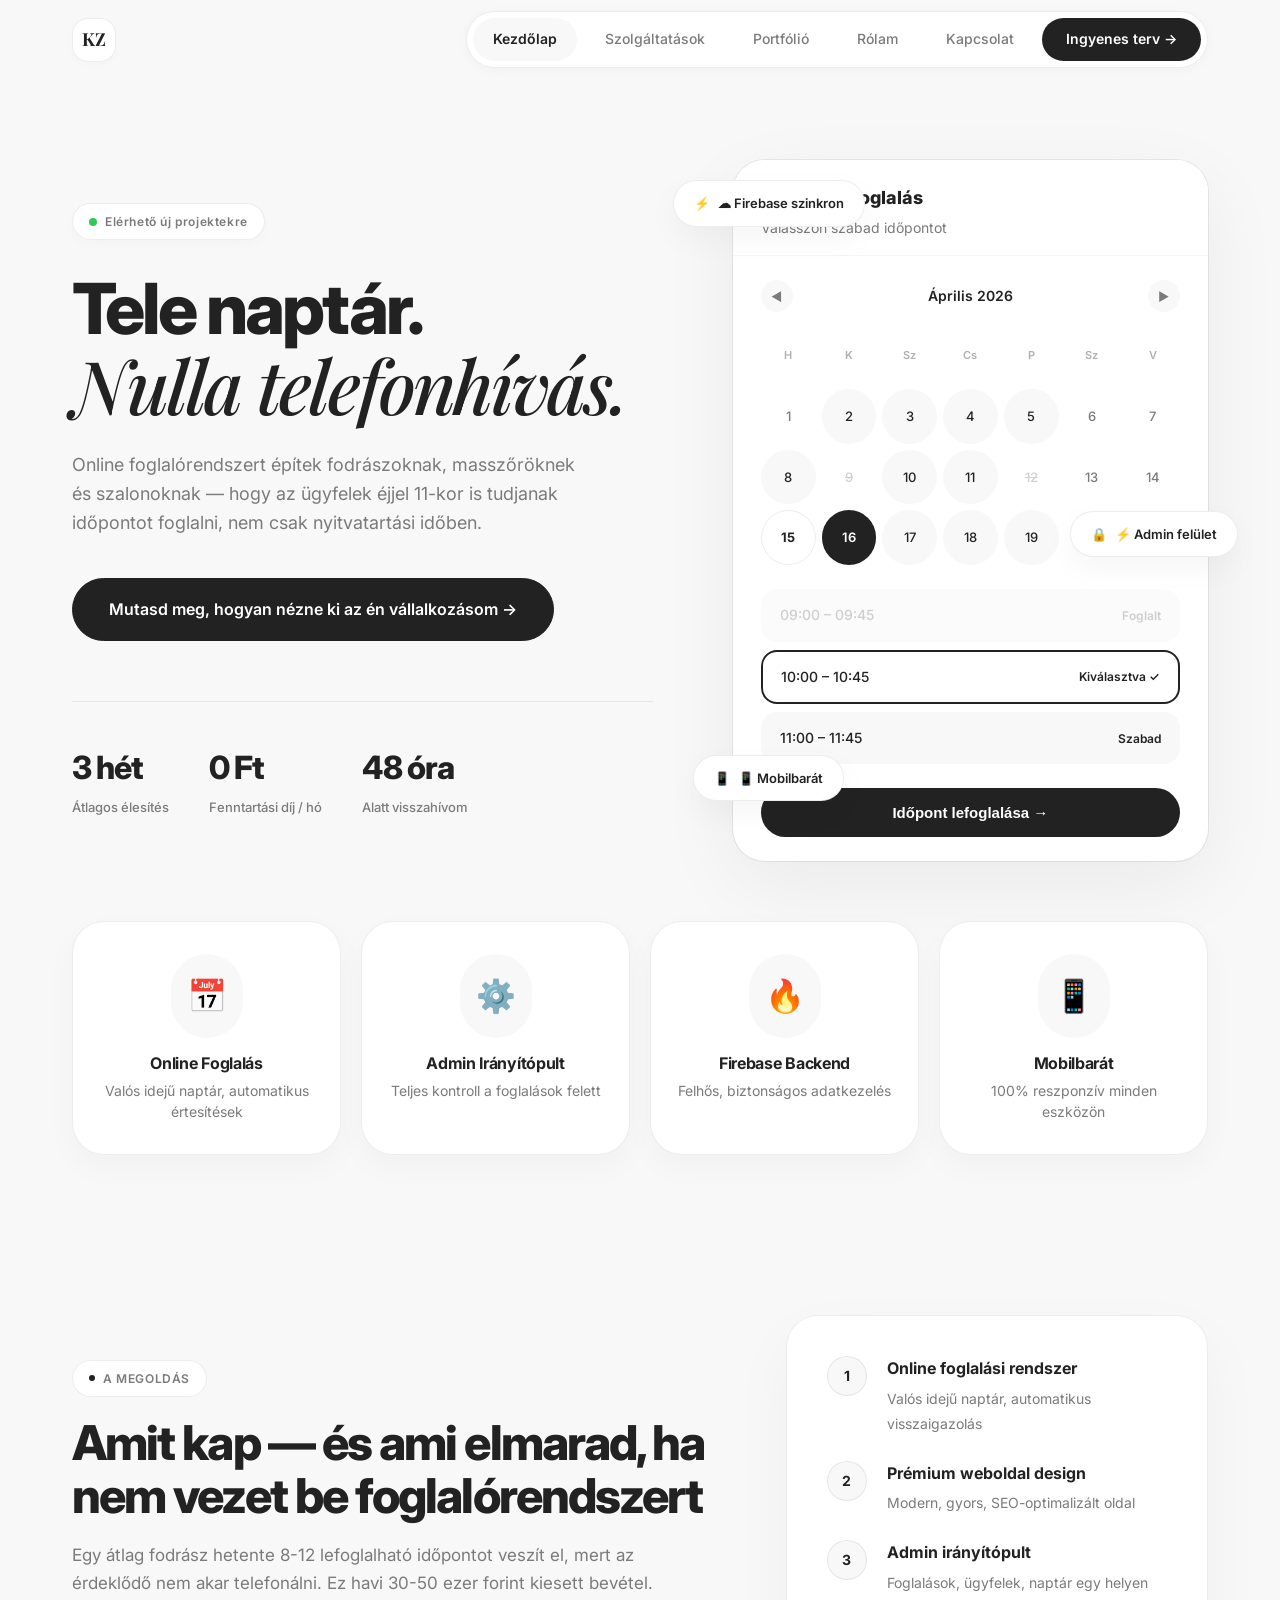
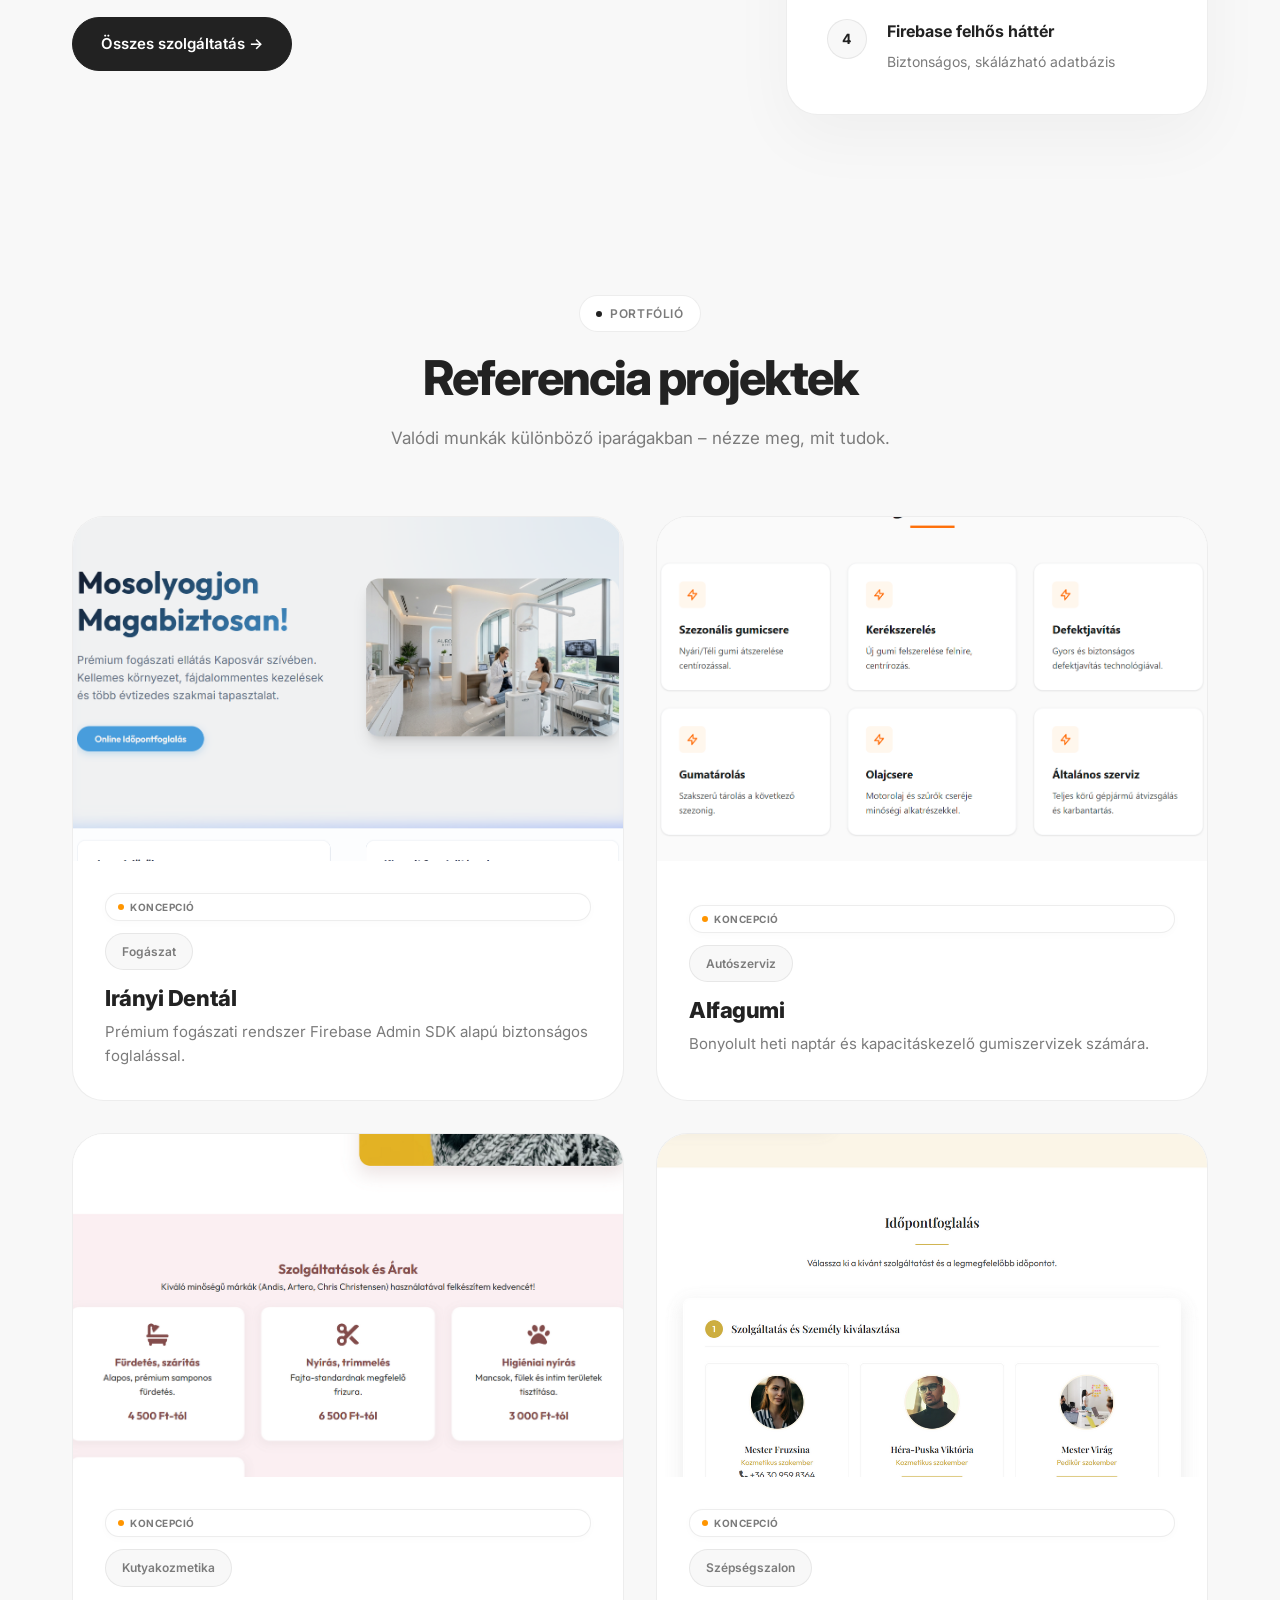
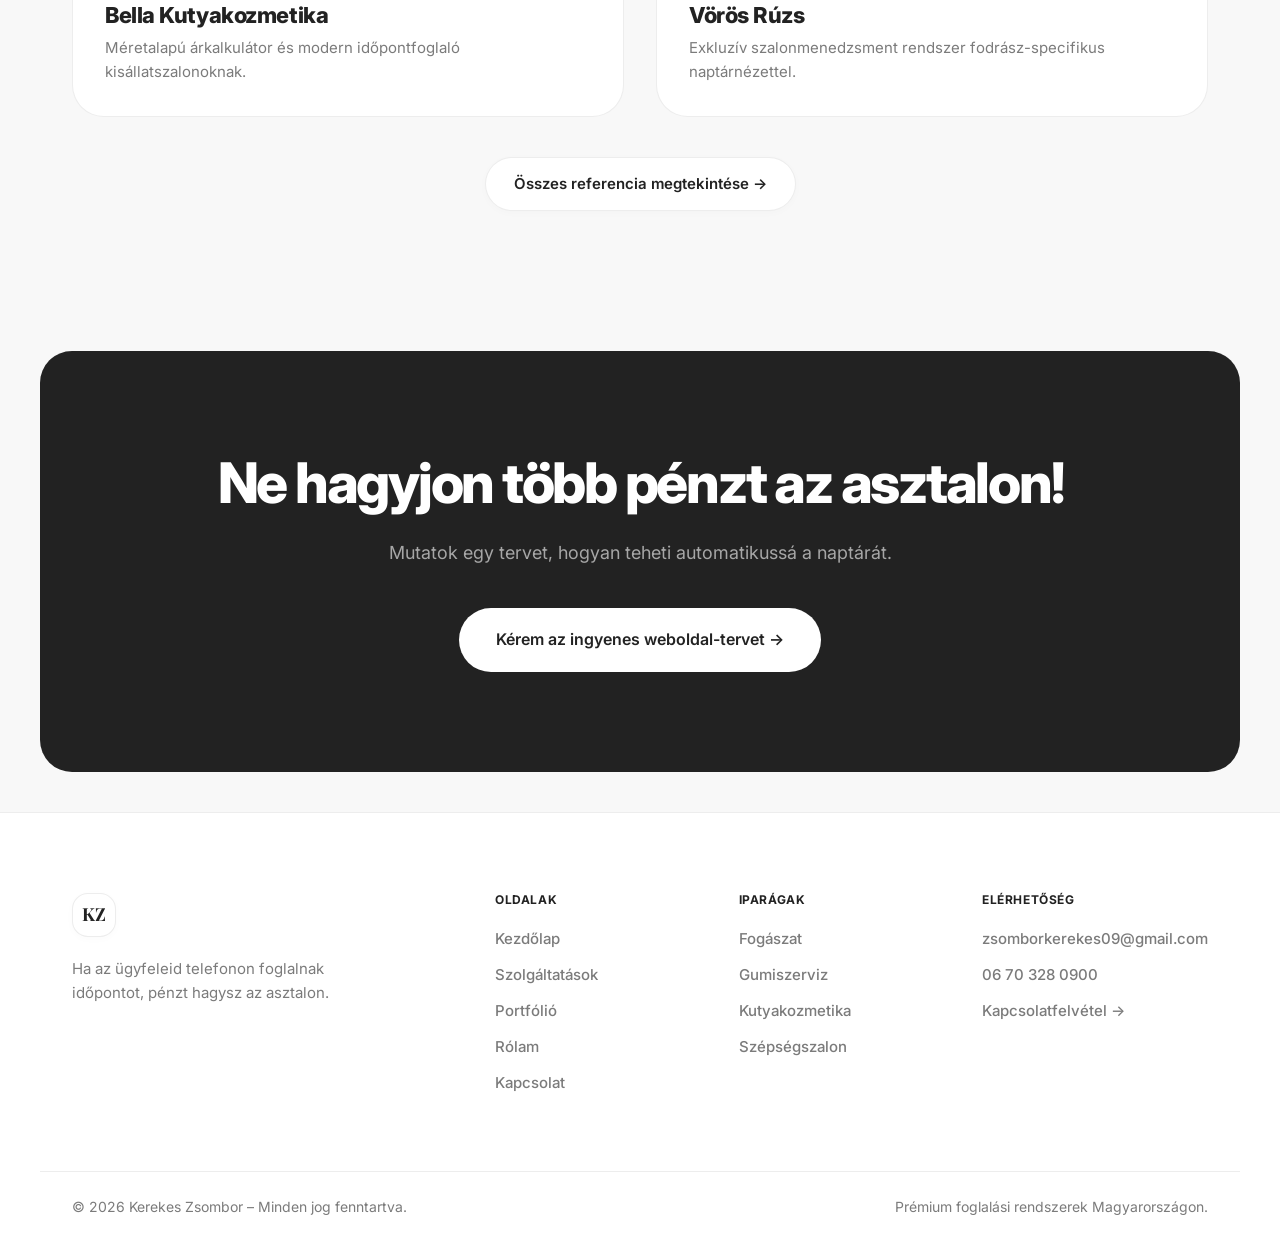
<file: index.html>
<!DOCTYPE html>
<html lang="hu">

<head>
    <meta charset="UTF-8">
    <meta name="viewport" content="width=device-width, initial-scale=1.0">
    <title>Kerekes Zsombor – Webfejlesztő | Online Foglalási Rendszerek</title>
    <meta name="description"
        content="Kerekes Zsombor webfejlesztő – Prémium online foglalási rendszerek fogászatoknak, gumiszervizeknek, kutyakozmetikusoknak és más vállalkozásoknak.">
    <link rel="stylesheet" href="style.css">
</head>

<body>

    <!-- NAV -->
    <nav class="nav" id="navbar">
        <div class="nav-inner">
            <a href="index.html" class="logo-mark">KZ</a>
            <div class="nav-links">
                <a href="index.html" class="active">Kezdőlap</a>
                <a href="services.html">Szolgáltatások</a>
                <a href="portfolio.html">Portfólió</a>
                <a href="about.html">Rólam</a>
                <a href="contact.html">Kapcsolat</a>
                <a href="contact.html" class="nav-cta">Ingyenes terv →</a>
            </div>
            <button class="hamburger" id="hamburger" aria-label="Menü">
                <span></span><span></span><span></span>
            </button>
        </div>
    </nav>
    <div class="mobile-nav" id="mobileNav">
        <a href="index.html">Kezdőlap</a>
        <a href="services.html">Szolgáltatások</a>
        <a href="portfolio.html">Portfólió</a>
        <a href="about.html">Rólam</a>
        <a href="contact.html">Kapcsolat</a>
        <a href="contact.html" class="nav-cta">Ingyenes weboldal-terv →</a>
    </div>

    <!-- HERO -->
    <section class="hero">
        <div class="hero-left reveal">
            <div class="hero-eyebrow">
                <span class="dot"></span>
                Elérhető új projektekre
            </div>
            <h1 class="hero-title">
                Tele naptár.<br>
                <span class="serif">Nulla telefonhívás.</span>
            </h1>
            <p class="hero-subtitle">
                Online foglalórendszert építek fodrászoknak, masszőröknek és szalonoknak —
                hogy az ügyfelek éjjel 11-kor is tudjanak időpontot foglalni, nem csak nyitvatartási időben.
            </p>
            <div class="hero-actions">
                <a href="contact.html" class="btn btn-primary btn-lg" id="hero-cta">Mutasd meg, hogyan nézne ki az én
                    vállalkozásom →</a>
            </div>
            <div class="hero-stats">
                <div>
                    <span class="h-stat-num" data-count="3" data-suffix=" hét">3 hét</span>
                    <div class="h-stat-label">Átlagos élesítés</div>
                </div>
                <div>
                    <span class="h-stat-num" data-count="0" data-suffix=" Ft">0 Ft</span>
                    <div class="h-stat-label">Fenntartási díj / hó</div>
                </div>
                <div>
                    <span class="h-stat-num" data-count="48" data-suffix=" óra">48 óra</span>
                    <div class="h-stat-label">Alatt visszahívom</div>
                </div>
            </div>
        </div>
        <div class="hero-right reveal">
            <div class="booking-card">
                <div class="bc-header">
                    <div class="bc-clinic">🏥 Online Foglalás</div>
                    <div class="bc-sub">Válasszon szabad időpontot</div>
                </div>
                <div class="bc-body">
                    <div class="bc-calendar">
                        <div class="bc-cal-header">
                            <div class="bc-cal-nav">◀</div>
                            <span>Április 2026</span>
                            <div class="bc-cal-nav">▶</div>
                        </div>
                        <div class="bc-grid">
                            <div class="bc-day hd">H</div>
                            <div class="bc-day hd">K</div>
                            <div class="bc-day hd">Sz</div>
                            <div class="bc-day hd">Cs</div>
                            <div class="bc-day hd">P</div>
                            <div class="bc-day hd">Sz</div>
                            <div class="bc-day hd">V</div>
                            <div class="bc-day">1</div>
                            <div class="bc-day avail">2</div>
                            <div class="bc-day avail">3</div>
                            <div class="bc-day avail">4</div>
                            <div class="bc-day avail">5</div>
                            <div class="bc-day">6</div>
                            <div class="bc-day">7</div>
                            <div class="bc-day avail">8</div>
                            <div class="bc-day booked">9</div>
                            <div class="bc-day avail">10</div>
                            <div class="bc-day avail">11</div>
                            <div class="bc-day booked">12</div>
                            <div class="bc-day">13</div>
                            <div class="bc-day">14</div>
                            <div class="bc-day today">15</div>
                            <div class="bc-day sel">16</div>
                            <div class="bc-day avail">17</div>
                            <div class="bc-day avail">18</div>
                            <div class="bc-day avail">19</div>
                        </div>
                    </div>
                    <div class="bc-slots">
                        <div class="bc-slot taken">
                            <span>09:00 – 09:45</span>
                            <span class="bc-slot-badge">Foglalt</span>
                        </div>
                        <div class="bc-slot picked">
                            <span>10:00 – 10:45</span>
                            <span class="bc-slot-badge">Kiválasztva ✓</span>
                        </div>
                        <div class="bc-slot free">
                            <span>11:00 – 11:45</span>
                            <span class="bc-slot-badge">Szabad</span>
                        </div>
                    </div>
                    <button class="bc-btn">Időpont lefoglalása →</button>
                </div>
            </div>
            <div class="hero-chip chip-1">☁ Firebase szinkron</div>
            <div class="hero-chip chip-2">📱 Mobilbarát</div>
            <div class="hero-chip chip-3">⚡ Admin felület</div>
        </div>
    </section>

    <!-- QUICK STRIP -->
    <div class="quick-strip reveal">
        <div class="qs-item">
            <div class="qs-icon">📅</div>
            <h4>Online Foglalás</h4>
            <p>Valós idejű naptár, automatikus értesítések</p>
        </div>
        <div class="qs-item">
            <div class="qs-icon">⚙️</div>
            <h4>Admin Irányítópult</h4>
            <p>Teljes kontroll a foglalások felett</p>
        </div>
        <div class="qs-item">
            <div class="qs-icon">🔥</div>
            <h4>Firebase Backend</h4>
            <p>Felhős, biztonságos adatkezelés</p>
        </div>
        <div class="qs-item">
            <div class="qs-icon">📱</div>
            <h4>Mobilbarát</h4>
            <p>100% reszponzív minden eszközön</p>
        </div>
    </div>

    <!-- TEASER: SERVICES -->
    <div class="teaser reveal">
        <div class="teaser-text">
            <span class="section-tag">A MEGOLDÁS</span>
            <h2 class="section-title">Amit kap — és ami elmarad, ha nem vezet be foglalórendszert</h2>
            <p class="section-desc">Egy átlag fodrász hetente 8-12 lefoglalható időpontot veszít el, mert az érdeklődő
                nem akar telefonálni. Ez havi 30-50 ezer forint kiesett bevétel.</p>
            <a href="services.html" class="btn btn-primary" style="margin-top: 20px;">Összes szolgáltatás →</a>
        </div>
        <div class="teaser-card">
            <ul class="tc-list">
                <li class="tc-item">
                    <div class="tc-num">1</div>
                    <div class="tc-body">
                        <strong>Online foglalási rendszer</strong>
                        <span>Valós idejű naptár, automatikus visszaigazolás</span>
                    </div>
                </li>
                <li class="tc-item">
                    <div class="tc-num">2</div>
                    <div class="tc-body">
                        <strong>Prémium weboldal design</strong>
                        <span>Modern, gyors, SEO-optimalizált oldal</span>
                    </div>
                </li>
                <li class="tc-item">
                    <div class="tc-num">3</div>
                    <div class="tc-body">
                        <strong>Admin irányítópult</strong>
                        <span>Foglalások, ügyfelek, naptár egy helyen</span>
                    </div>
                </li>
                <li class="tc-item">
                    <div class="tc-num">4</div>
                    <div class="tc-body">
                        <strong>Firebase felhős háttér</strong>
                        <span>Biztonságos, skálázható adatbázis</span>
                    </div>
                </li>
            </ul>
        </div>
    </div>

    <!-- MINI PORTFOLIO PREVIEW -->
    <div class="home-portfolio reveal">
        <div class="section-header">
            <span class="section-tag">PORTFÓLIÓ</span>
            <h2 class="section-title">Referencia projektek</h2>
            <p class="section-desc">Valódi munkák különböző iparágakban – nézze meg, mit tudok.</p>
        </div>
        <div class="hp-grid">
            <div class="hp-card">
                <div class="hp-img"><img src="img_dental.png" alt="Irányi Dentál – Fogászati foglalási rendszer"></div>
                <div class="hp-info">
                    <div class="status-badge">Koncepció</div>
                    <div class="hp-sector">Fogászat</div>
                    <h4>Irányi Dentál</h4>
                    <p>Prémium fogászati rendszer Firebase Admin SDK alapú biztonságos foglalással.</p>
                </div>
            </div>
            <div class="hp-card">
                <div class="hp-img"><img src="img_tire.png" alt="Alfagumi – Gumiszerviz foglalási rendszer"></div>
                <div class="hp-info">
                    <div class="status-badge">Koncepció</div>
                    <div class="hp-sector">Autószerviz</div>
                    <h4>Alfagumi</h4>
                    <p>Bonyolult heti naptár és kapacitáskezelő gumiszervizek számára.</p>
                </div>
            </div>
            <div class="hp-card">
                <div class="hp-img"><img src="img_dog.png" alt="Bella Kutyakozmetika weboldal"></div>
                <div class="hp-info">
                    <div class="status-badge">Koncepció</div>
                    <div class="hp-sector">Kutyakozmetika</div>
                    <h4>Bella Kutyakozmetika</h4>
                    <p>Méretalapú árkalkulátor és modern időpontfoglaló kisállatszalonoknak.</p>
                </div>
            </div>
            <div class="hp-card">
                <div class="hp-img"><img src="img_salon.png" alt="Vörös Rúzs Szépségszalon"></div>
                <div class="hp-info">
                    <div class="status-badge">Koncepció</div>
                    <div class="hp-sector">Szépségszalon</div>
                    <h4>Vörös Rúzs</h4>
                    <p>Exkluzív szalonmenedzsment rendszer fodrász-specifikus naptárnézettel.</p>
                </div>
            </div>
        </div>
        <div style="text-align:center; margin-top: 40px;">
            <a href="portfolio.html" class="btn btn-outline">Összes referencia megtekintése →</a>
        </div>
    </div>

    <!-- HOME CTA -->
    <div class="home-cta reveal">
        <h2>Ne hagyjon több pénzt az asztalon!</h2>
        <p>Mutatok egy tervet, hogyan teheti automatikussá a naptárát.</p>
        <a href="contact.html" class="btn btn-white btn-lg" id="home-bottom-cta">Kérem az ingyenes weboldal-tervet →</a>
    </div>

    <!-- FOOTER -->
    <footer class="footer">
        <div class="footer-inner">
            <div class="footer-brand">
                <div class="logo-mark">KZ</div>
                <p style="margin-top: 16px;">Ha az ügyfeleid telefonon foglalnak időpontot, pénzt hagysz az asztalon.
                </p>
            </div>
            <div class="footer-col">
                <h4>Oldalak</h4>
                <a href="index.html">Kezdőlap</a>
                <a href="services.html">Szolgáltatások</a>
                <a href="portfolio.html">Portfólió</a>
                <a href="about.html">Rólam</a>
                <a href="contact.html">Kapcsolat</a>
            </div>
            <div class="footer-col">
                <h4>Iparágak</h4>
                <a href="portfolio.html">Fogászat</a>
                <a href="portfolio.html">Gumiszerviz</a>
                <a href="portfolio.html">Kutyakozmetika</a>
                <a href="portfolio.html">Szépségszalon</a>
            </div>
            <div class="footer-col">
                <h4>Elérhetőség</h4>
                <a href="mailto:zsomborkerekes09@gmail.com">zsomborkerekes09@gmail.com</a>
                <a href="tel:+36703280900">06 70 328 0900</a>
                <a href="contact.html">Kapcsolatfelvétel →</a>
            </div>
        </div>
        <div class="footer-bottom">
            <span>© 2026 Kerekes Zsombor – Minden jog fenntartva.</span>
            <span>Prémium foglalási rendszerek Magyarországon.</span>
        </div>
    </footer>

    <script src="script.js"></script>
</body>

</html>
</file>
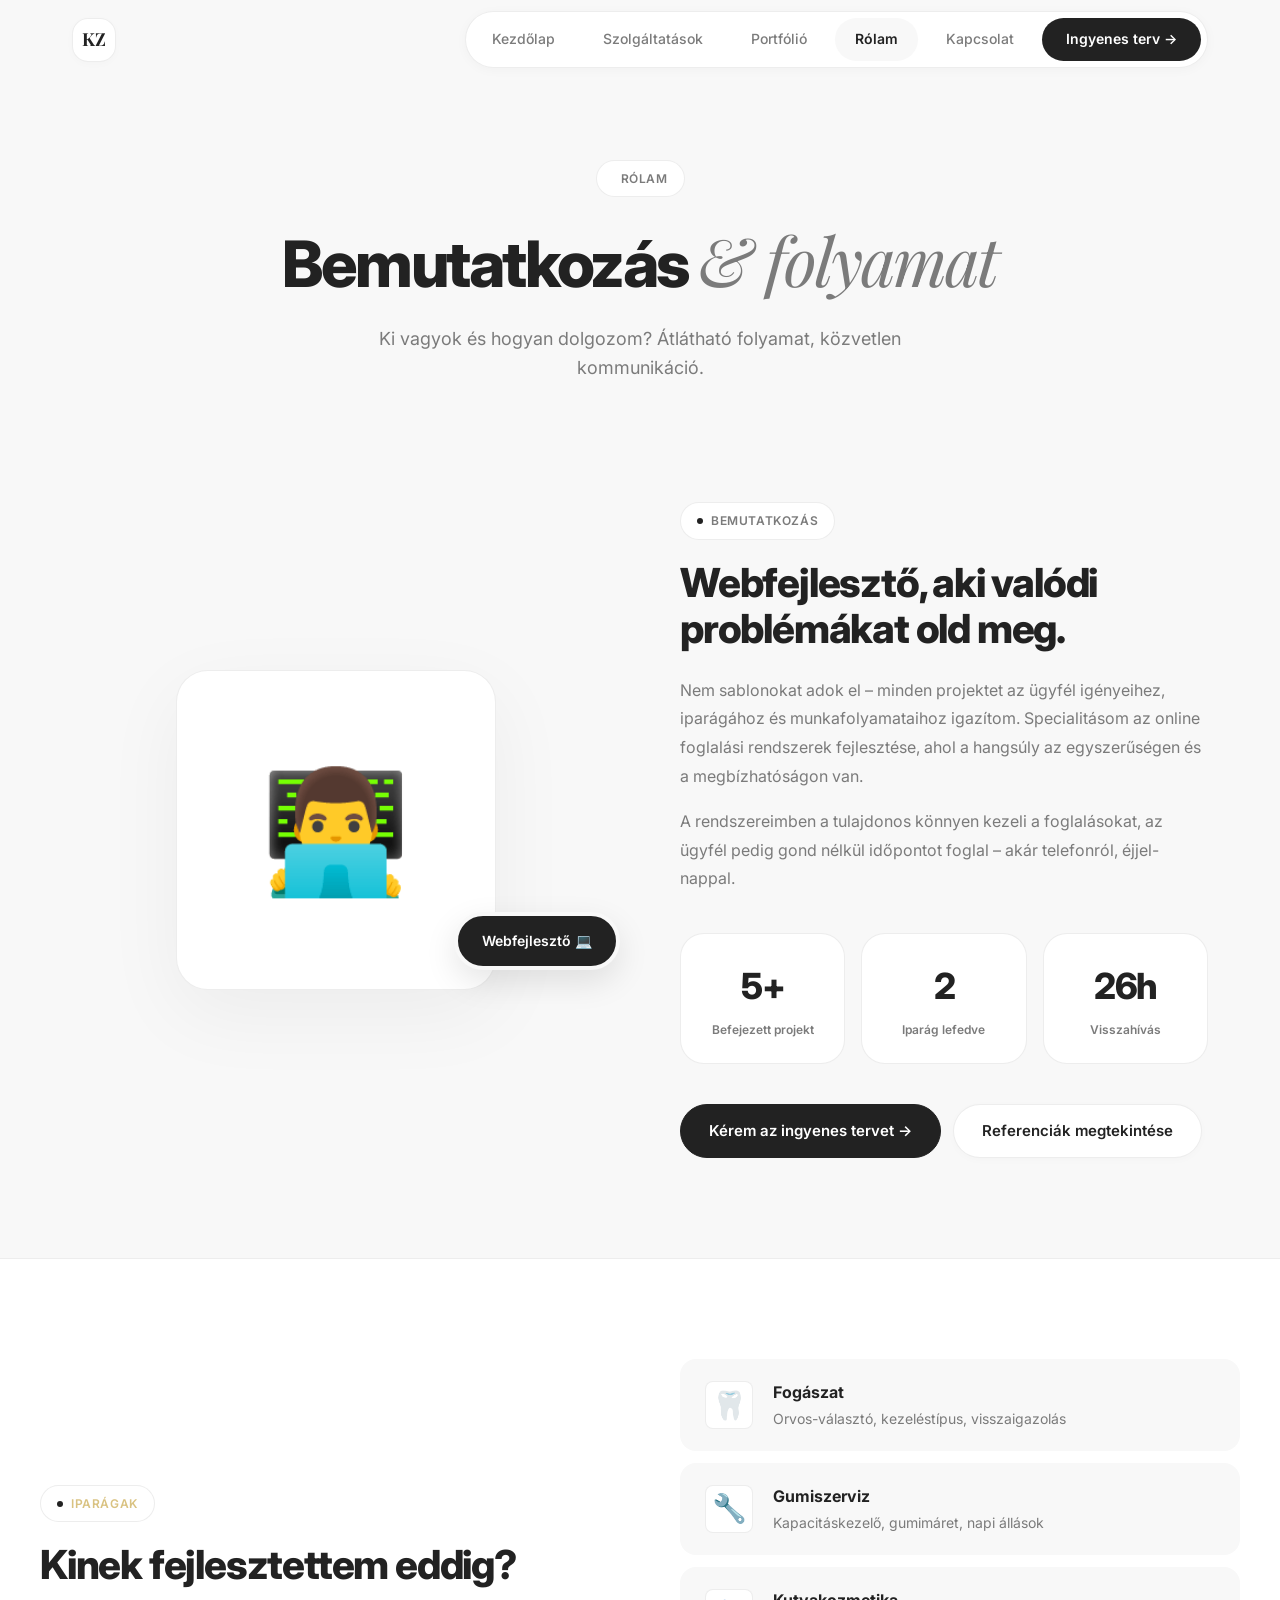
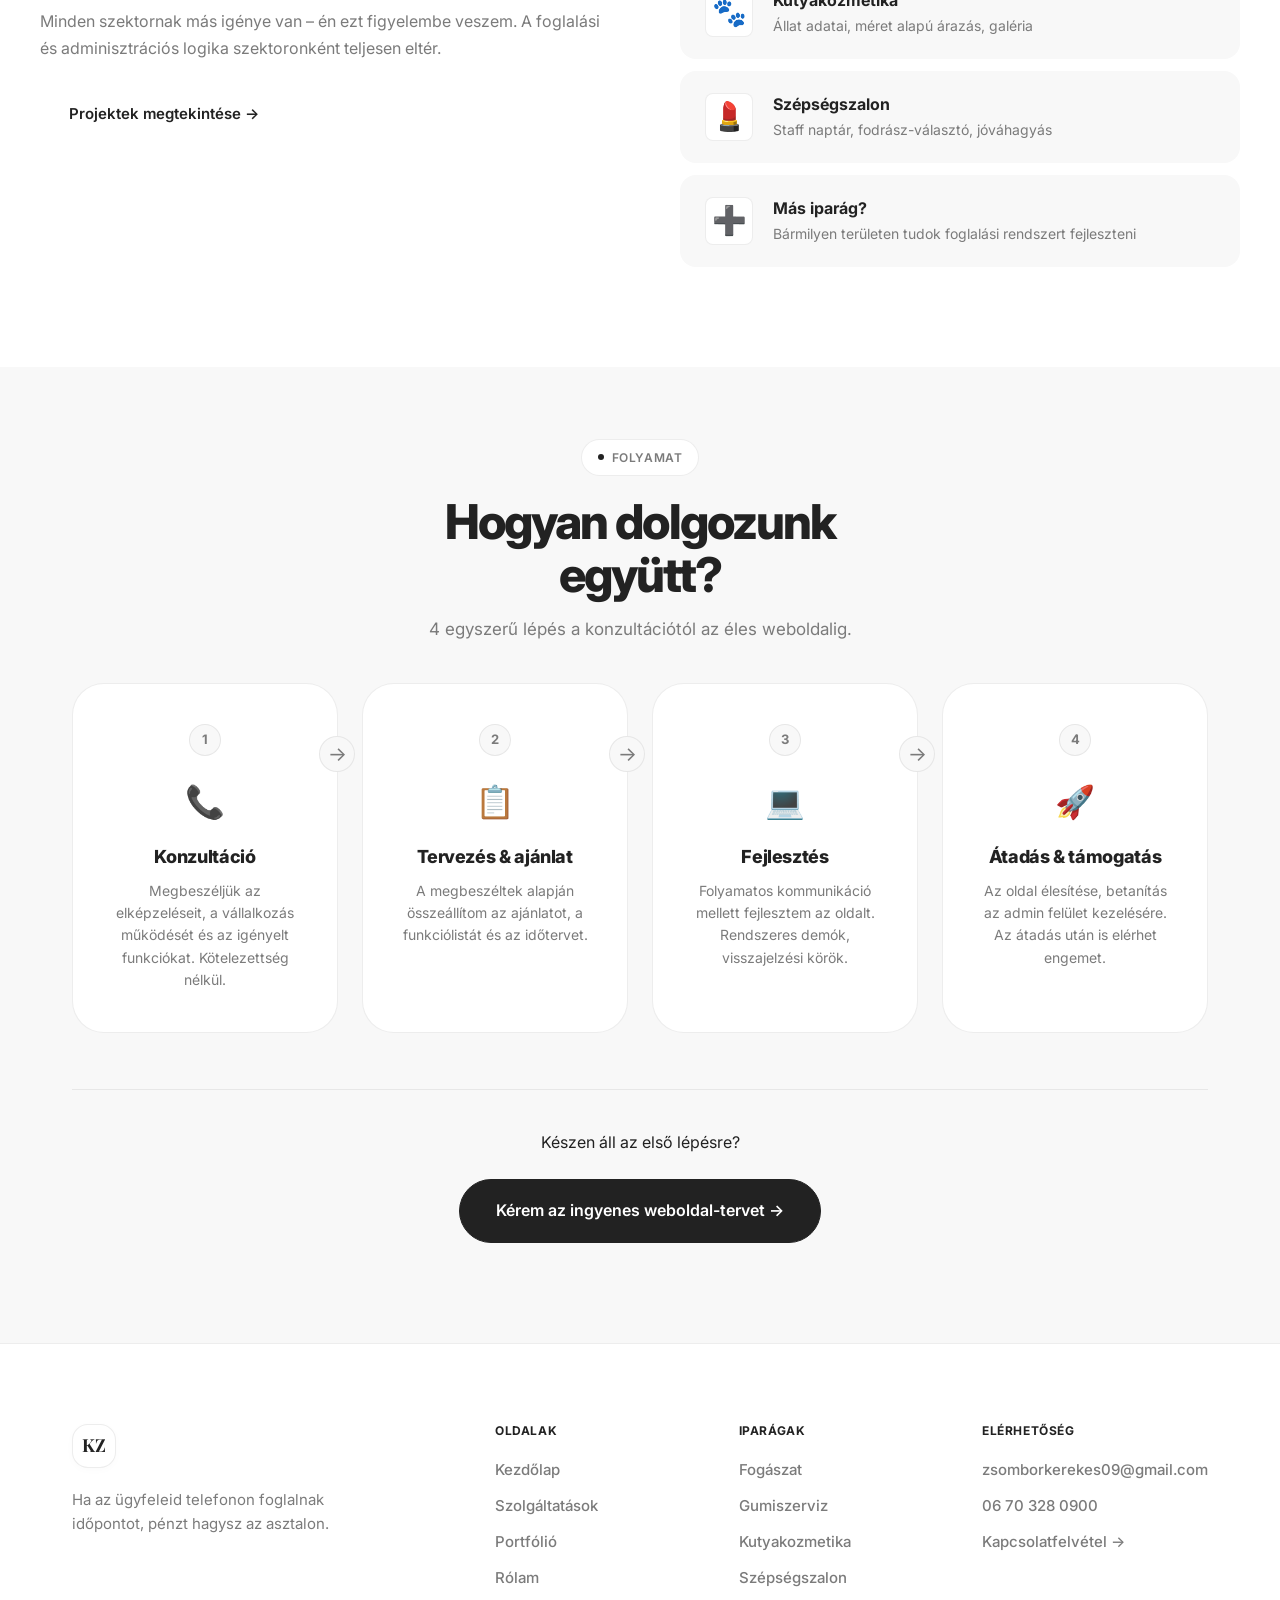
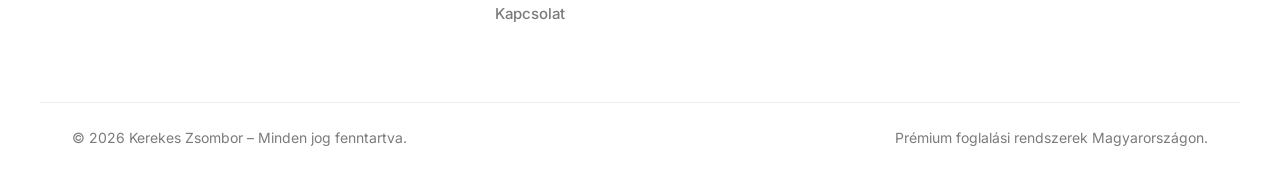
<file: about.html>
<!DOCTYPE html>
<html lang="hu">
<head>
    <meta charset="UTF-8">
    <meta name="viewport" content="width=device-width, initial-scale=1.0">
    <title>Rólam & Folyamat – Kerekes Zsombor Webfejlesztő</title>
    <meta name="description" content="Kerekes Zsombor webfejlesztő – Hogyan dolgozom? Bemutatkozás és a fejlesztési folyamat lépései.">
    <link rel="stylesheet" href="style.css">
</head>
<body>

<!-- NAV -->
<nav class="nav" id="navbar">
    <div class="nav-inner">
        <a href="index.html" class="logo-mark">KZ</a>
        <div class="nav-links">
            <a href="index.html">Kezdőlap</a>
            <a href="services.html">Szolgáltatások</a>
            <a href="portfolio.html">Portfólió</a>
            <a href="about.html" class="active">Rólam</a>
            <a href="contact.html">Kapcsolat</a>
            <a href="contact.html" class="nav-cta">Ingyenes terv →</a>
        </div>
        <button class="hamburger" id="hamburger" aria-label="Menü">
            <span></span><span></span><span></span>
        </button>
    </div>
</nav>
<div class="mobile-nav" id="mobileNav">
    <a href="index.html">Kezdőlap</a>
    <a href="services.html">Szolgáltatások</a>
    <a href="portfolio.html">Portfólió</a>
    <a href="about.html">Rólam</a>
    <a href="contact.html">Kapcsolat</a>
    <a href="contact.html" class="nav-cta">Ingyenes weboldal-terv →</a>
</div>

<!-- PAGE HERO -->
<div class="page-hero">
    <div class="page-hero-inner">
        <span class="section-tag">RÓLAM</span>
        <h1>Bemutatkozás <span class="gold-word">&amp; folyamat</span></h1>
        <p>Ki vagyok és hogyan dolgozom? Átlátható folyamat, közvetlen kommunikáció.</p>
    </div>
</div>

<!-- ABOUT INTRO -->
<div class="about-hero-section reveal">
    <div class="avatar-block">
        <div class="avatar-ring">👨‍💻</div>
        <div class="avatar-badge">Webfejlesztő 💻</div>
    </div>
    <div class="about-text">
        <span class="section-tag">BEMUTATKOZÁS</span>
        <h2>Webfejlesztő, aki valódi problémákat old meg.</h2>
        <p>Nem sablonokat adok el – minden projektet az ügyfél igényeihez, iparágához és munkafolyamataihoz igazítom. Specialitásom az online foglalási rendszerek fejlesztése, ahol a hangsúly az egyszerűségen és a megbízhatóságon van.</p>
        <p>A rendszereimben a tulajdonos könnyen kezeli a foglalásokat, az ügyfél pedig gond nélkül időpontot foglal – akár telefonról, éjjel-nappal.</p>
        <div class="about-stats-row">
            <div class="astat">
                <span class="astat-num" data-count="10" data-suffix="+">10+</span>
                <div class="astat-label">Befejezett projekt</div>
            </div>
            <div class="astat">
                <span class="astat-num" data-count="4" data-suffix="">4</span>
                <div class="astat-label">Iparág lefedve</div>
            </div>
            <div class="astat">
                <span class="astat-num" data-count="48" data-suffix="h">48h</span>
                <div class="astat-label">Visszahívás</div>
            </div>
        </div>
        <div style="display:flex; gap: 12px; flex-wrap: wrap; margin-top: 8px;">
            <a href="contact.html" class="btn btn-primary">Kérem az ingyenes tervet →</a>
            <a href="portfolio.html" class="btn btn-outline">Referenciák megtekintése</a>
        </div>
    </div>
</div>

<!-- INDUSTRIES -->
<div class="industries-section">
    <div class="industries-inner">
        <div class="industries-text reveal">
            <span class="section-tag" style="color: rgba(201,168,76,.7);">IPARÁGAK</span>
            <h2>Kinek fejlesztettem eddig?</h2>
            <p>Minden szektornak más igénye van – én ezt figyelembe veszem. A foglalási és adminisztrációs logika szektoronként teljesen eltér.</p>
            <a href="portfolio.html" class="btn btn-white" style="margin-top: 24px;">Projektek megtekintése →</a>
        </div>
        <div class="industries-list reveal">
            <div class="industry-item" id="ind-dental">
                <div class="ind-icon">🦷</div>
                <div>
                    <div class="ind-name">Fogászat</div>
                    <div class="ind-desc">Orvos-választó, kezeléstípus, visszaigazolás</div>
                </div>
            </div>
            <div class="industry-item" id="ind-tire">
                <div class="ind-icon">🔧</div>
                <div>
                    <div class="ind-name">Gumiszerviz</div>
                    <div class="ind-desc">Kapacitáskezelő, gumimáret, napi állások</div>
                </div>
            </div>
            <div class="industry-item" id="ind-dog">
                <div class="ind-icon">🐾</div>
                <div>
                    <div class="ind-name">Kutyakozmetika</div>
                    <div class="ind-desc">Állat adatai, méret alapú árazás, galéria</div>
                </div>
            </div>
            <div class="industry-item" id="ind-salon">
                <div class="ind-icon">💄</div>
                <div>
                    <div class="ind-name">Szépségszalon</div>
                    <div class="ind-desc">Staff naptár, fodrász-választó, jóváhagyás</div>
                </div>
            </div>
            <div class="industry-item" id="ind-other">
                <div class="ind-icon">➕</div>
                <div>
                    <div class="ind-name">Más iparág?</div>
                    <div class="ind-desc">Bármilyen területen tudok foglalási rendszert fejleszteni</div>
                </div>
            </div>
        </div>
    </div>
</div>

<!-- PROCESS -->
<div style="background: var(--bg); padding: 72px 32px 0; max-width: 1200px; margin: 0 auto; text-align: center;">
    <span class="section-tag">FOLYAMAT</span>
    <h2 class="section-title" style="max-width: 500px; margin: 0 auto 14px;">Hogyan dolgozunk együtt?</h2>
    <p class="section-desc" style="margin: 0 auto;">4 egyszerű lépés a konzultációtól az éles weboldalig.</p>
</div>
<div class="process-section">
    <div class="process-steps">

        <div class="process-step reveal" id="step-1">
            <div class="ps-num">1</div>
            <div class="ps-icon">📞</div>
            <h4>Konzultáció</h4>
            <p>Megbeszéljük az elképzeléseit, a vállalkozás működését és az igényelt funkciókat. Kötelezettség nélkül.</p>
        </div>

        <div class="process-step reveal" id="step-2">
            <div class="ps-num">2</div>
            <div class="ps-icon">📋</div>
            <h4>Tervezés & ajánlat</h4>
            <p>A megbeszéltek alapján összeállítom az ajánlatot, a funkciólistát és az időtervet.</p>
        </div>

        <div class="process-step reveal" id="step-3">
            <div class="ps-num">3</div>
            <div class="ps-icon">💻</div>
            <h4>Fejlesztés</h4>
            <p>Folyamatos kommunikáció mellett fejlesztem az oldalt. Rendszeres demók, visszajelzési körök.</p>
        </div>

        <div class="process-step reveal" id="step-4">
            <div class="ps-num">4</div>
            <div class="ps-icon">🚀</div>
            <h4>Átadás & támogatás</h4>
            <p>Az oldal élesítése, betanítás az admin felület kezelésére. Az átadás után is elérhet engemet.</p>
        </div>

    </div>

    <div style="text-align: center; margin-top: 56px; padding-top: 40px; border-top: 1px solid var(--border);">
        <p style="color: var(--mid); margin-bottom: 24px; font-size: 16px;">Készen áll az első lépésre?</p>
        <a href="contact.html" class="btn btn-primary btn-lg" id="about-cta">Kérem az ingyenes weboldal-tervet →</a>
    </div>
</div>

<!-- FOOTER -->
<footer class="footer">
    <div class="footer-inner">
        <div class="footer-brand">
            <div class="logo-mark">KZ</div>
            <p style="margin-top: 16px;">Ha az ügyfeleid telefonon foglalnak időpontot, pénzt hagysz az asztalon.</p>
        </div>
        <div class="footer-col">
            <h4>Oldalak</h4>
            <a href="index.html">Kezdőlap</a>
            <a href="services.html">Szolgáltatások</a>
            <a href="portfolio.html">Portfólió</a>
            <a href="about.html">Rólam</a>
            <a href="contact.html">Kapcsolat</a>
        </div>
        <div class="footer-col">
            <h4>Iparágak</h4>
            <a href="portfolio.html">Fogászat</a>
            <a href="portfolio.html">Gumiszerviz</a>
            <a href="portfolio.html">Kutyakozmetika</a>
            <a href="portfolio.html">Szépségszalon</a>
        </div>
        <div class="footer-col">
            <h4>Elérhetőség</h4>
            <a href="mailto:zsomborkerekes09@gmail.com">zsomborkerekes09@gmail.com</a>
            <a href="tel:+36703280900">06 70 328 0900</a>
            <a href="contact.html">Kapcsolatfelvétel →</a>
        </div>
    </div>
    <div class="footer-bottom">
        <span>© 2026 Kerekes Zsombor – Minden jog fenntartva.</span>
        <span>Prémium foglalási rendszerek Magyarországon.</span>
    </div>
</footer>

<script src="script.js"></script>
</body>
</html>
</file>
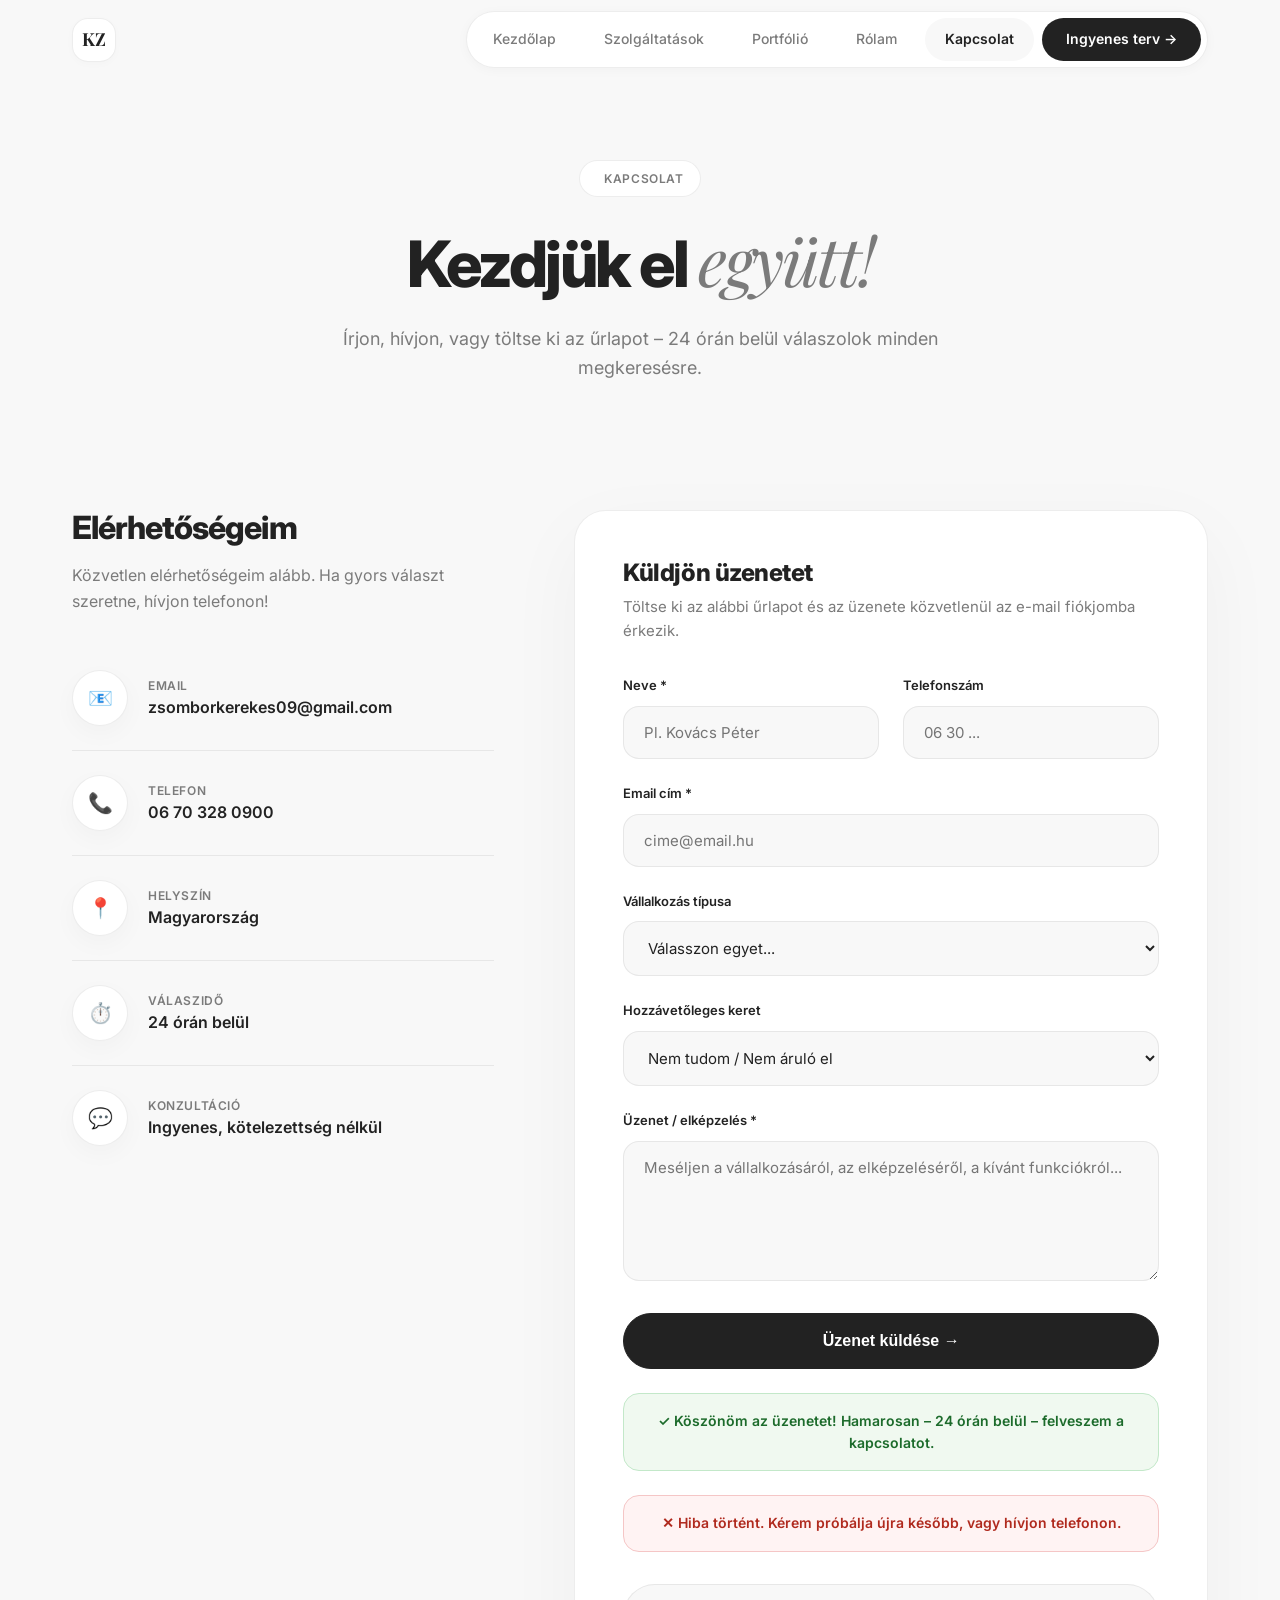
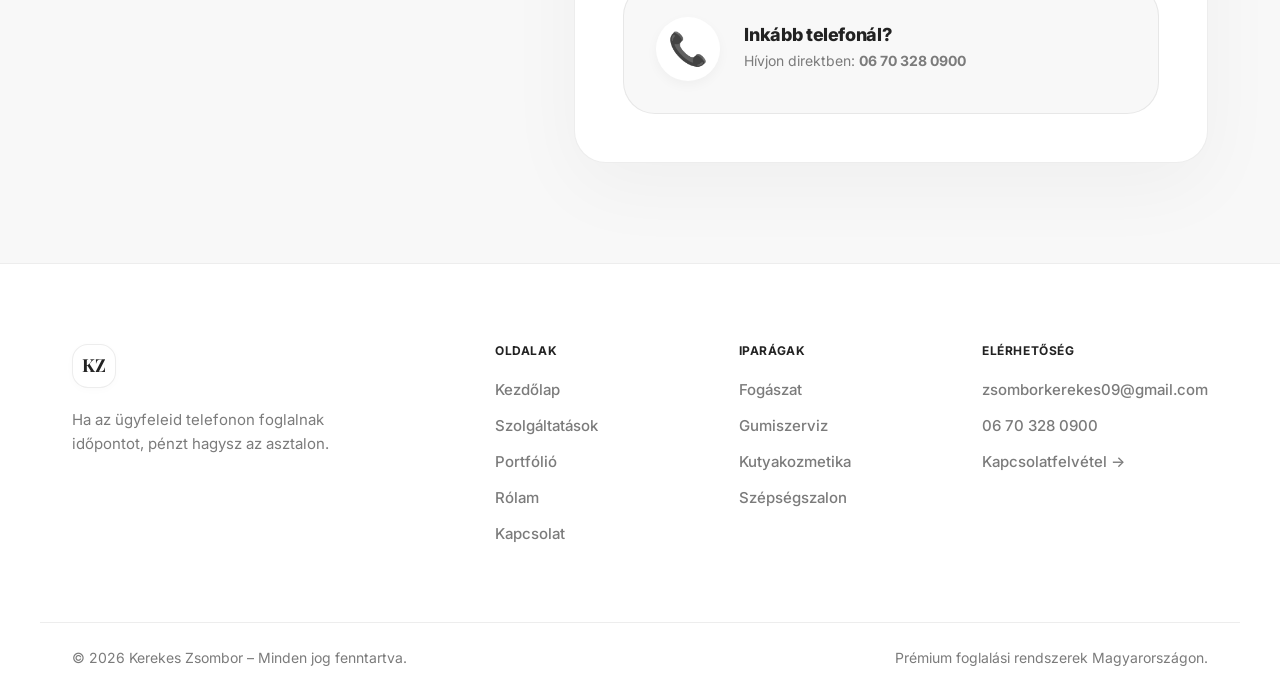
<file: contact.html>
<!DOCTYPE html>
<html lang="hu">
<head>
    <meta charset="UTF-8">
    <meta name="viewport" content="width=device-width, initial-scale=1.0">
    <title>Kapcsolat – Kerekes Zsombor Webfejlesztő</title>
    <meta name="description" content="Kérjen ingyenes weboldal-tervet! Kerekes Zsombor – weboldal és foglalási rendszer fejlesztés.">
    <link rel="stylesheet" href="style.css">
</head>
<body>

<!-- NAV -->
<nav class="nav" id="navbar">
    <div class="nav-inner">
        <a href="index.html" class="logo-mark">KZ</a>
        <div class="nav-links">
            <a href="index.html">Kezdőlap</a>
            <a href="services.html">Szolgáltatások</a>
            <a href="portfolio.html">Portfólió</a>
            <a href="about.html">Rólam</a>
            <a href="contact.html" class="active">Kapcsolat</a>
            <a href="contact.html" class="nav-cta">Ingyenes terv →</a>
        </div>
        <button class="hamburger" id="hamburger" aria-label="Menü">
            <span></span><span></span><span></span>
        </button>
    </div>
</nav>
<div class="mobile-nav" id="mobileNav">
    <a href="index.html">Kezdőlap</a>
    <a href="services.html">Szolgáltatások</a>
    <a href="portfolio.html">Portfólió</a>
    <a href="about.html">Rólam</a>
    <a href="contact.html">Kapcsolat</a>
    <a href="contact.html" class="nav-cta">Ingyenes weboldal-terv →</a>
</div>

<!-- PAGE HERO -->
<div class="page-hero">
    <div class="page-hero-inner">
        <span class="section-tag">KAPCSOLAT</span>
        <h1>Kezdjük el <span class="gold-word">együtt!</span></h1>
        <p>Írjon, hívjon, vagy töltse ki az űrlapot – 24 órán belül válaszolok minden megkeresésre.</p>
    </div>
</div>

<!-- CONTACT GRID -->
<div class="page-wrap" style="padding-top: 48px;">
    <div class="contact-grid">

        <!-- INFO BOX -->
        <div class="contact-info-box reveal">
            <h3>Elérhetőségeim</h3>
            <p>Közvetlen elérhetőségeim alább. Ha gyors választ szeretne, hívjon telefonon!</p>

            <div class="contact-info-item">
                <div class="ci-icon">📧</div>
                <div>
                    <div class="ci-label">Email</div>
                    <div class="ci-value"><a href="mailto:zsomborkerekes09@gmail.com">zsomborkerekes09@gmail.com</a></div>
                </div>
            </div>
            <div class="contact-info-item">
                <div class="ci-icon">📞</div>
                <div>
                    <div class="ci-label">Telefon</div>
                    <div class="ci-value"><a href="tel:+36703280900" style="color: var(--gold);">06 70 328 0900</a></div>
                </div>
            </div>
            <div class="contact-info-item">
                <div class="ci-icon">📍</div>
                <div>
                    <div class="ci-label">Helyszín</div>
                    <div class="ci-value">Magyarország</div>
                </div>
            </div>
            <div class="contact-info-item">
                <div class="ci-icon">⏱️</div>
                <div>
                    <div class="ci-label">Válaszidő</div>
                    <div class="ci-value">24 órán belül</div>
                </div>
            </div>
            <div class="contact-info-item">
                <div class="ci-icon">💬</div>
                <div>
                    <div class="ci-label">Konzultáció</div>
                    <div class="ci-value">Ingyenes, kötelezettség nélkül</div>
                </div>
            </div>
        </div>

        <!-- FORM BOX -->
        <div class="contact-form-box reveal">
            <h3>Küldjön üzenetet</h3>
            <p>Töltse ki az alábbi űrlapot és az üzenete közvetlenül az e-mail fiókjomba érkezik.</p>

            <form id="contactForm" action="https://formsubmit.co/zsomborkerekes09@gmail.com" method="POST">
                <!-- FormSubmit config -->
                <input type="hidden" name="_subject" value="Új üzenet a Kerekes Zsombor Portfólióról!">
                <input type="hidden" name="_template" value="table">
                <input type="hidden" name="_captcha" value="false">

                <div class="form-row">
                    <div class="form-group">
                        <label for="fname">Neve *</label>
                        <input type="text" id="fname" name="fname" placeholder="Pl. Kovács Péter" required>
                    </div>
                    <div class="form-group">
                        <label for="phone">Telefonszám</label>
                        <input type="tel" id="phone" name="phone" placeholder="06 30 ...">
                    </div>
                </div>
                <div class="form-group">
                    <label for="email">Email cím *</label>
                    <input type="email" id="email" name="email" placeholder="cime@email.hu" required>
                </div>
                <div class="form-group">
                    <label for="business">Vállalkozás típusa</label>
                    <select id="business" name="business">
                        <option value="">Válasszon egyet...</option>
                        <option>Fogászat / Egészségügyi klinika</option>
                        <option>Gumiszerviz / Autószerviz</option>
                        <option>Kutyakozmetika / Kisállatszalon</option>
                        <option>Szépségszalon / Fodrász</option>
                        <option>Más vállalkozás</option>
                    </select>
                </div>
                <div class="form-group">
                    <label for="budget">Hozzávetőleges keret</label>
                    <select id="budget" name="budget">
                        <option value="">Nem tudom / Nem áruló el</option>
                        <option>50 000 – 100 000 Ft</option>
                        <option>100 000 – 200 000 Ft</option>
                        <option>200 000 Ft felett</option>
                    </select>
                </div>
                <div class="form-group">
                    <label for="message">Üzenet / elképzelés *</label>
                    <textarea id="message" name="message" rows="5" placeholder="Meséljen a vállalkozásáról, az elképzeléséről, a kívánt funkciókról..." required></textarea>
                </div>
                <button type="submit" class="btn btn-primary btn-lg" id="contactSubmit" style="width: 100%; justify-content: center;">Üzenet küldése →</button>
                <div class="form-success" id="formSuccess">
                    ✓ Köszönöm az üzenetet! Hamarosan – 24 órán belül – felveszem a kapcsolatot.
                </div>
                <div class="form-error" id="formError">
                    ✕ Hiba történt. Kérem próbálja újra később, vagy hívjon telefonon.
                </div>
            </form>

            <div class="contact-phone-cta">
                <div class="cpc-icon">📞</div>
                <div class="cpc-text">
                    <h4>Inkább telefonál?</h4>
                    <p>Hívjon direktben: <a href="tel:+36703280900" style="color: var(--gold-dark); font-weight: 700;">06 70 328 0900</a></p>
                </div>
            </div>
        </div>

    </div>
</div>

<!-- FOOTER -->
<footer class="footer">
    <div class="footer-inner">
        <div class="footer-brand">
            <div class="logo-mark">KZ</div>
            <p style="margin-top: 16px;">Ha az ügyfeleid telefonon foglalnak időpontot, pénzt hagysz az asztalon.</p>
        </div>
        <div class="footer-col">
            <h4>Oldalak</h4>
            <a href="index.html">Kezdőlap</a>
            <a href="services.html">Szolgáltatások</a>
            <a href="portfolio.html">Portfólió</a>
            <a href="about.html">Rólam</a>
            <a href="contact.html">Kapcsolat</a>
        </div>
        <div class="footer-col">
            <h4>Iparágak</h4>
            <a href="portfolio.html">Fogászat</a>
            <a href="portfolio.html">Gumiszerviz</a>
            <a href="portfolio.html">Kutyakozmetika</a>
            <a href="portfolio.html">Szépségszalon</a>
        </div>
        <div class="footer-col">
            <h4>Elérhetőség</h4>
            <a href="mailto:zsomborkerekes09@gmail.com">zsomborkerekes09@gmail.com</a>
            <a href="tel:+36703280900">06 70 328 0900</a>
            <a href="contact.html">Kapcsolatfelvétel →</a>
        </div>
    </div>
    <div class="footer-bottom">
        <span>© 2026 Kerekes Zsombor – Minden jog fenntartva.</span>
        <span>Prémium foglalási rendszerek Magyarországon.</span>
    </div>
</footer>

<script src="script.js"></script>
</body>
</html>
</file>
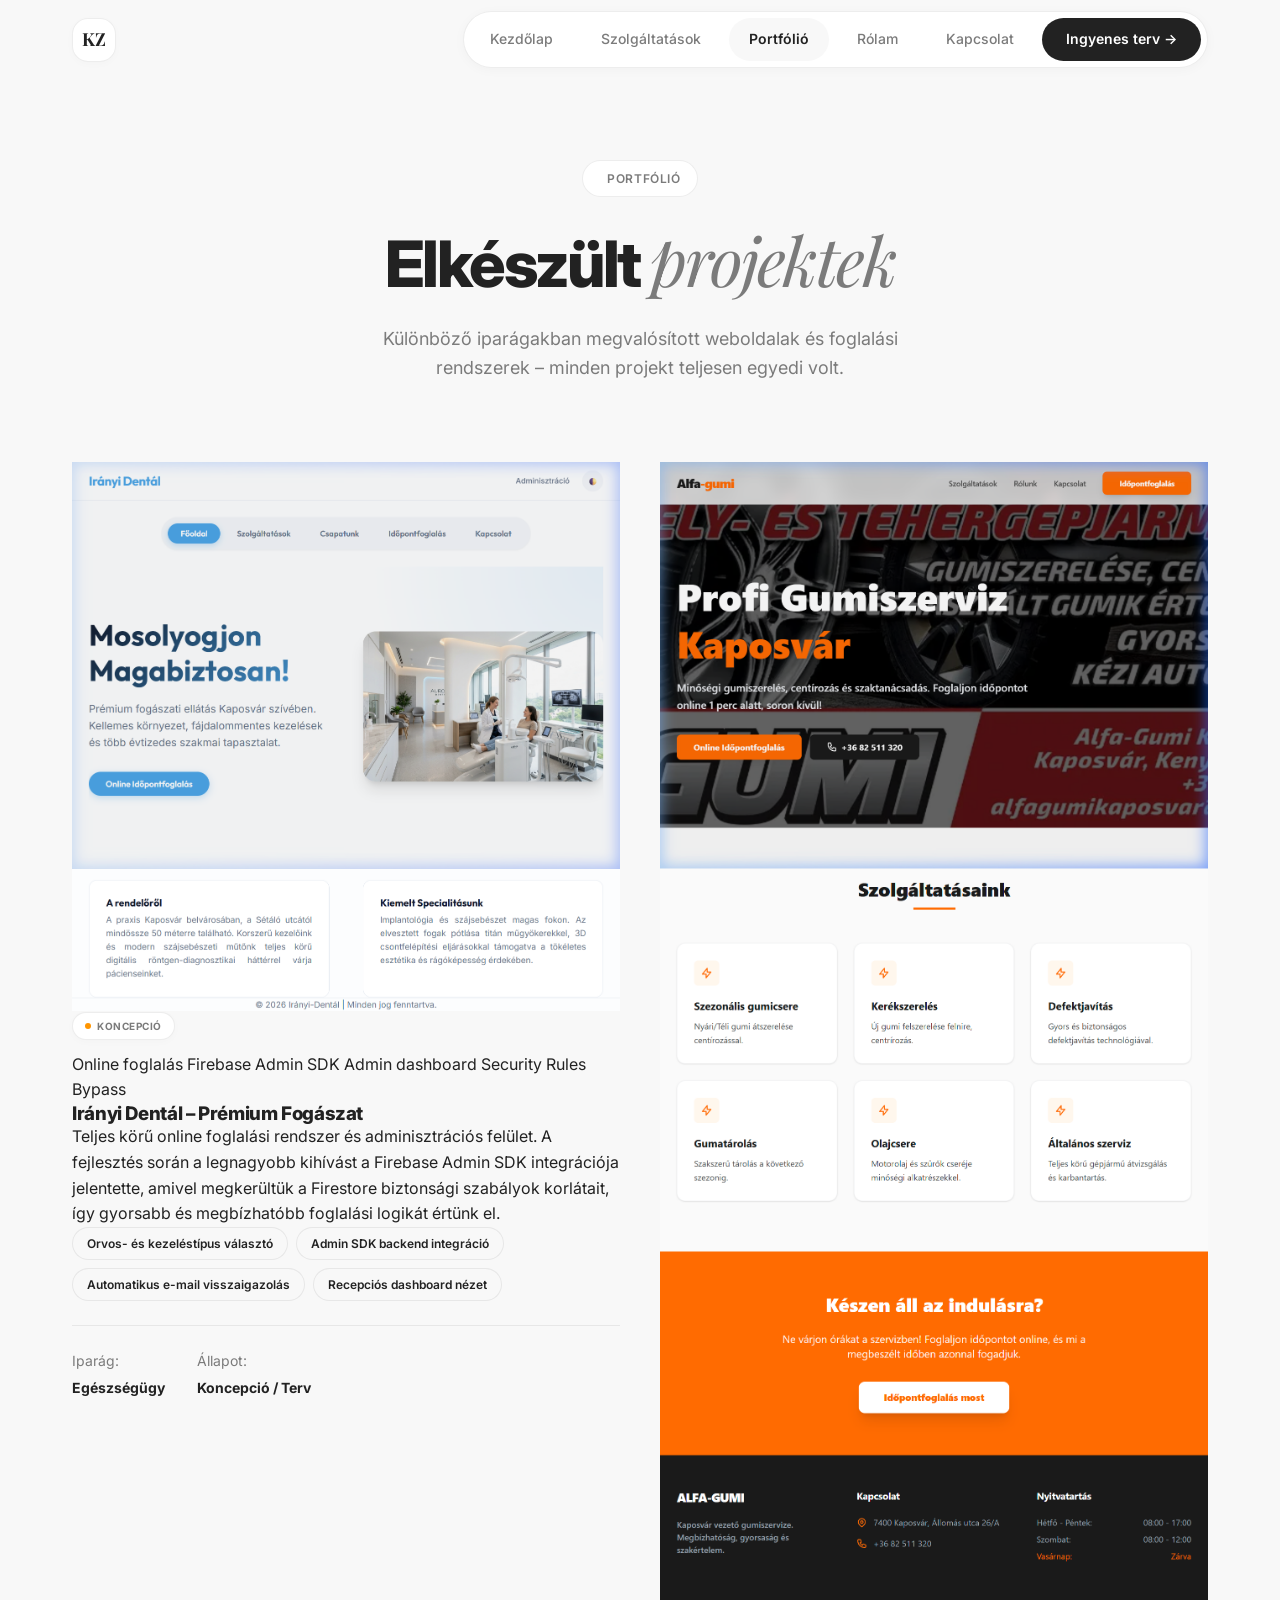
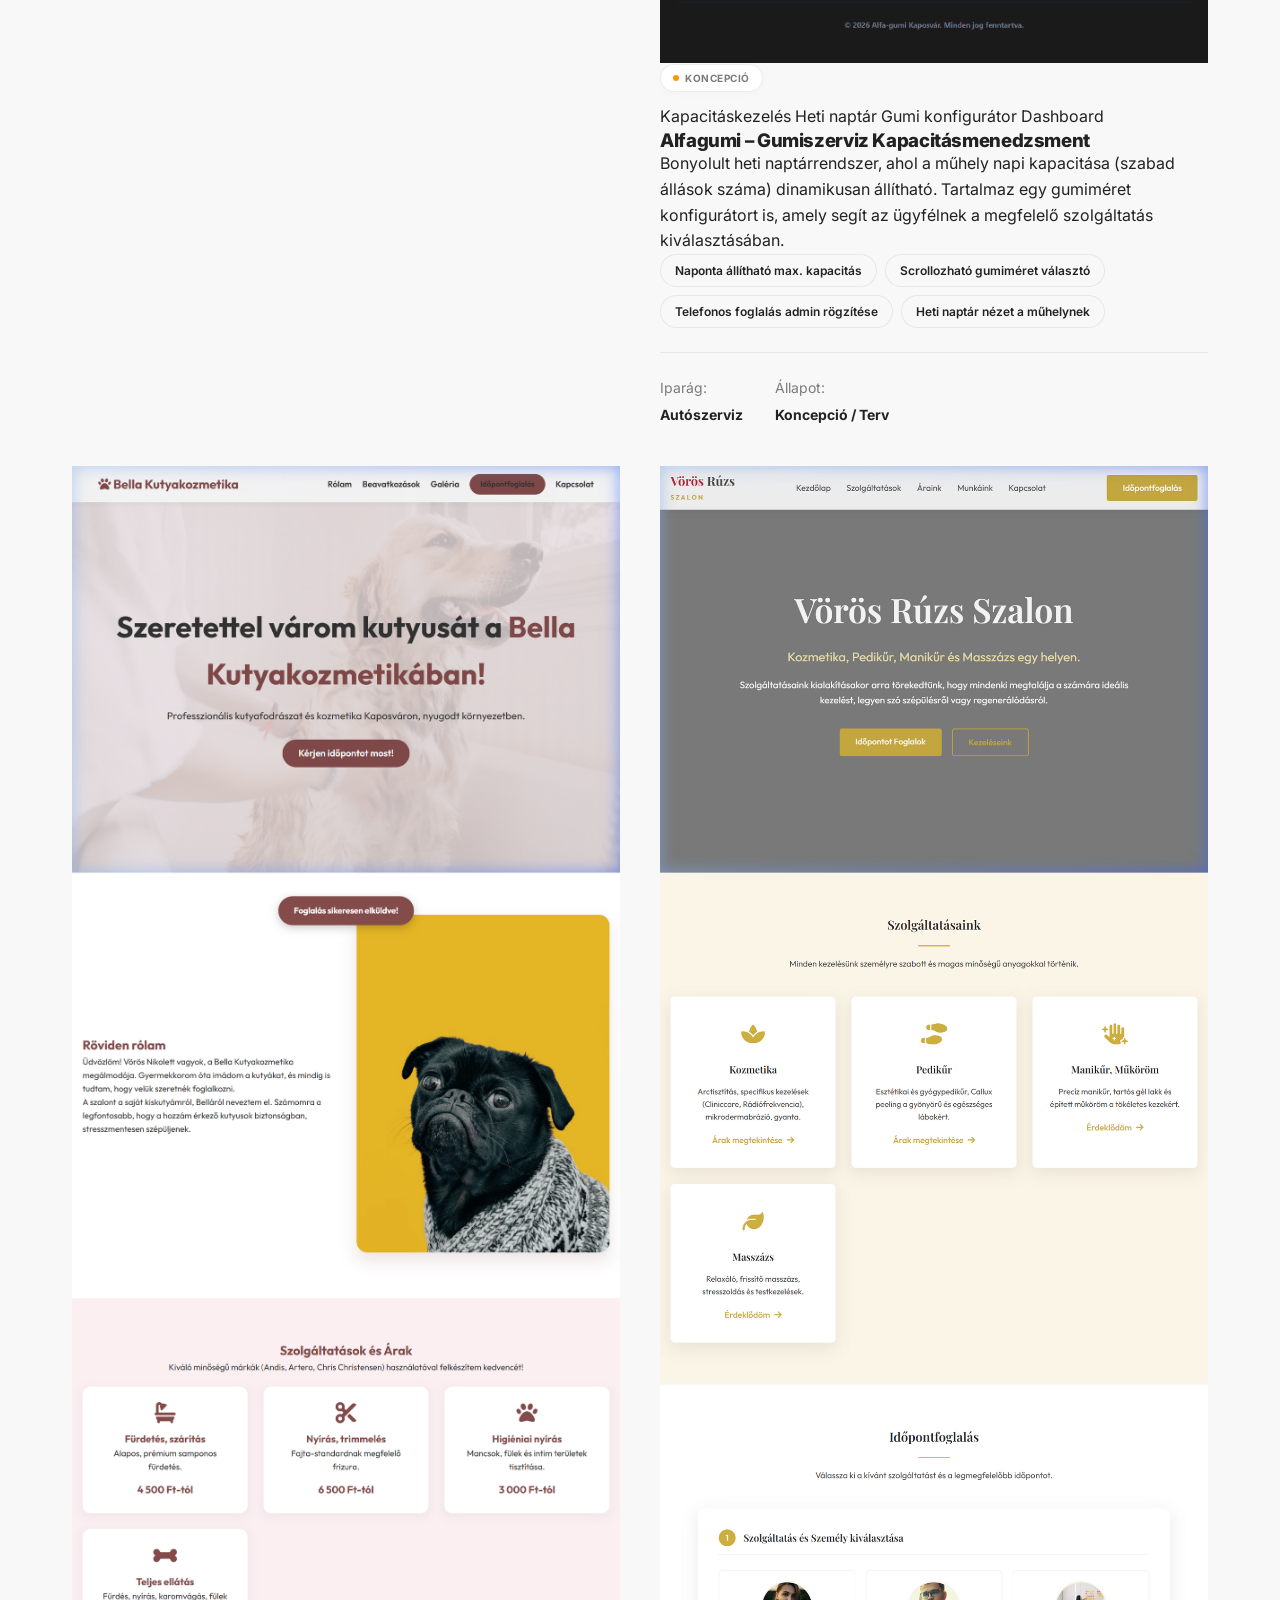
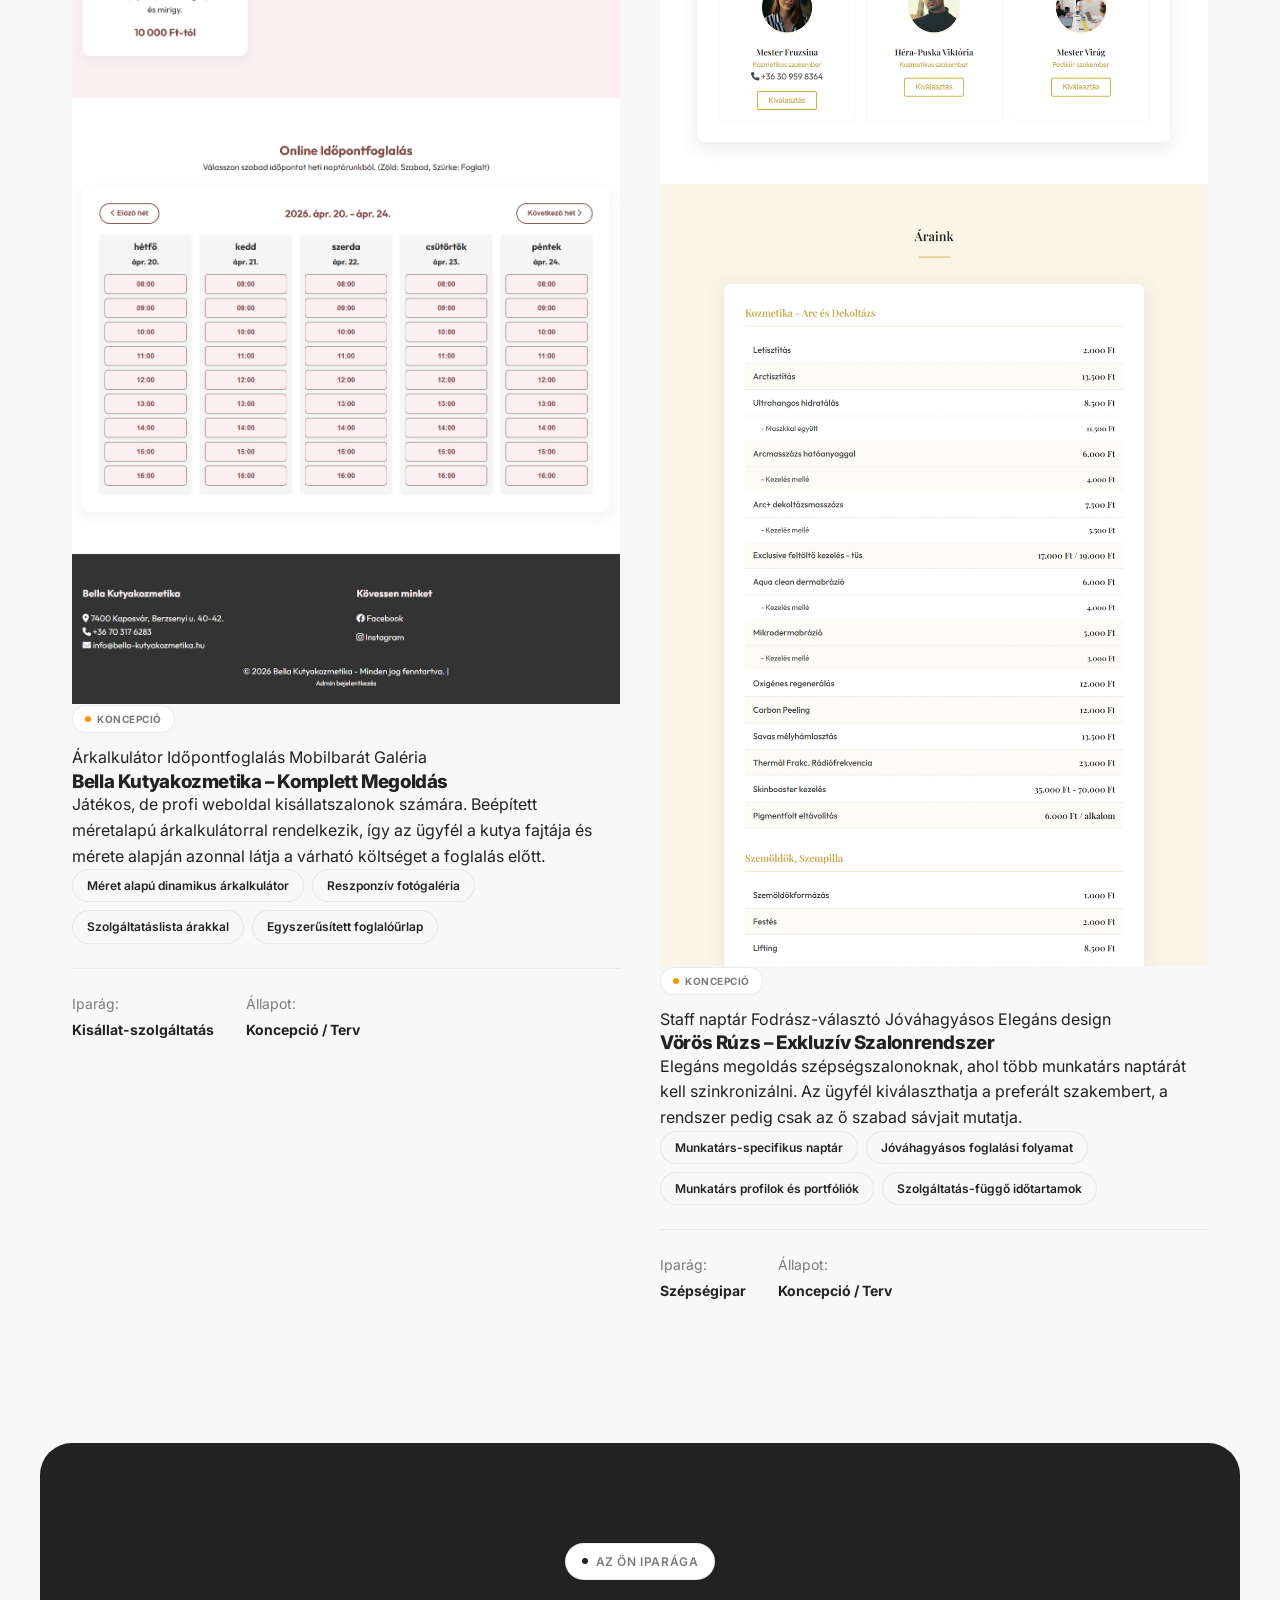
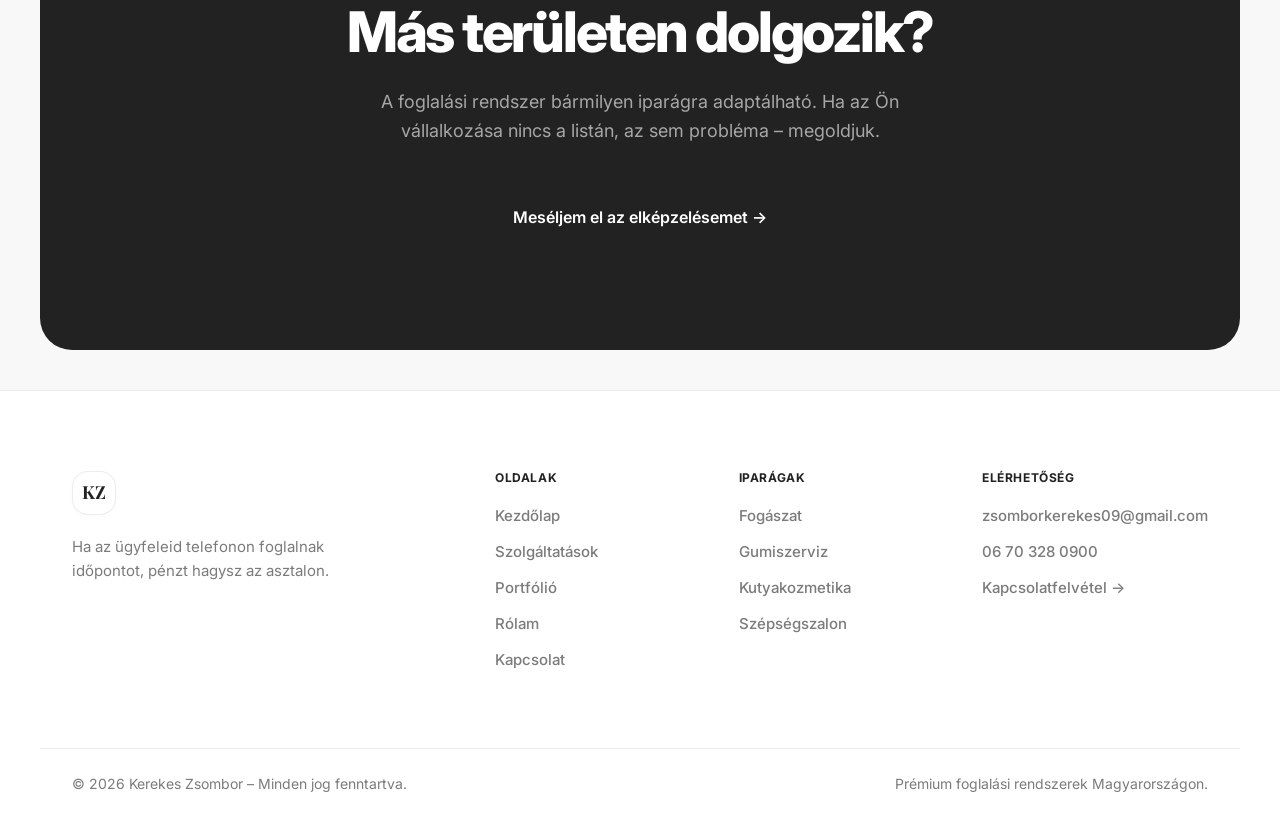
<file: portfolio.html>
<!DOCTYPE html>
<html lang="hu">
<head>
    <meta charset="UTF-8">
    <meta name="viewport" content="width=device-width, initial-scale=1.0">
    <title>Portfólió – Kerekes Zsombor Webfejlesztő</title>
    <meta name="description" content="Referencia projektek – fogászati, gumiszerviz, kutyakozmetika és szépségszalon weboldalak online foglalás rendszerrel.">
    <link rel="stylesheet" href="style.css">
</head>
<body>

<!-- NAV -->
<nav class="nav" id="navbar">
    <div class="nav-inner">
        <a href="index.html" class="logo-mark">KZ</a>
        <div class="nav-links">
            <a href="index.html">Kezdőlap</a>
            <a href="services.html">Szolgáltatások</a>
            <a href="portfolio.html" class="active">Portfólió</a>
            <a href="about.html">Rólam</a>
            <a href="contact.html">Kapcsolat</a>
            <a href="contact.html" class="nav-cta">Ingyenes terv →</a>
        </div>
        <button class="hamburger" id="hamburger" aria-label="Menü">
            <span></span><span></span><span></span>
        </button>
    </div>
</nav>
<div class="mobile-nav" id="mobileNav">
    <a href="index.html">Kezdőlap</a>
    <a href="services.html">Szolgáltatások</a>
    <a href="portfolio.html">Portfólió</a>
    <a href="about.html">Rólam</a>
    <a href="contact.html">Kapcsolat</a>
    <a href="contact.html" class="nav-cta">Ingyenes weboldal-terv →</a>
</div>

<!-- PAGE HERO -->
<div class="page-hero">
    <div class="page-hero-inner">
        <span class="section-tag">PORTFÓLIÓ</span>
        <h1>Elkészült <span class="gold-word">projektek</span></h1>
        <p>Különböző iparágakban megvalósított weboldalak és foglalási rendszerek – minden projekt teljesen egyedi volt.</p>
    </div>
</div>

<!-- PORTFOLIO GRID -->
<div class="portfolio-grid-full">

    <div class="portfolio-card reveal" id="proj-dental">
        <div class="portfolio-img">
            <img src="img_dental.png" alt="Irányi Dentál – Fogászati foglalási rendszer">
        </div>
        <div class="portfolio-info">
            <div class="status-badge">Koncepció</div>
            <div class="portfolio-tags">
                <span class="p-tag">Online foglalás</span>
                <span class="p-tag">Firebase Admin SDK</span>
                <span class="p-tag">Admin dashboard</span>
                <span class="p-tag">Security Rules Bypass</span>
            </div>
            <h3>Irányi Dentál – Prémium Fogászat</h3>
            <p>Teljes körű online foglalási rendszer és adminisztrációs felület. A fejlesztés során a legnagyobb kihívást a Firebase Admin SDK integrációja jelentette, amivel megkerültük a Firestore biztonsági szabályok korlátait, így gyorsabb és megbízhatóbb foglalási logikát értünk el.</p>
            <div class="portfolio-features">
                <span class="pfeat">Orvos- és kezeléstípus választó</span>
                <span class="pfeat">Admin SDK backend integráció</span>
                <span class="pfeat">Automatikus e-mail visszaigazolás</span>
                <span class="pfeat">Recepciós dashboard nézet</span>
            </div>
            <div class="portfolio-meta">
                <div class="pm-item">Iparág: <strong>Egészségügy</strong></div>
                <div class="pm-item">Állapot: <strong>Koncepció / Terv</strong></div>
            </div>
        </div>
    </div>

    <div class="portfolio-card reveal" id="proj-tire">
        <div class="portfolio-img">
            <img src="img_tire.png" alt="Alfagumi – Gumiszerviz foglalási rendszer">
        </div>
        <div class="portfolio-info">
            <div class="status-badge">Koncepció</div>
            <div class="portfolio-tags">
                <span class="p-tag">Kapacitáskezelés</span>
                <span class="p-tag">Heti naptár</span>
                <span class="p-tag">Gumi konfigurátor</span>
                <span class="p-tag">Dashboard</span>
            </div>
            <h3>Alfagumi – Gumiszerviz Kapacitásmenedzsment</h3>
            <p>Bonyolult heti naptárrendszer, ahol a műhely napi kapacitása (szabad állások száma) dinamikusan állítható. Tartalmaz egy gumiméret konfigurátort is, amely segít az ügyfélnek a megfelelő szolgáltatás kiválasztásában.</p>
            <div class="portfolio-features">
                <span class="pfeat">Naponta állítható max. kapacitás</span>
                <span class="pfeat">Scrollozható gumiméret választó</span>
                <span class="pfeat">Telefonos foglalás admin rögzítése</span>
                <span class="pfeat">Heti naptár nézet a műhelynek</span>
            </div>
            <div class="portfolio-meta">
                <div class="pm-item">Iparág: <strong>Autószerviz</strong></div>
                <div class="pm-item">Állapot: <strong>Koncepció / Terv</strong></div>
            </div>
        </div>
    </div>

    <div class="portfolio-card reveal" id="proj-dog">
        <div class="portfolio-img">
            <img src="img_dog.png" alt="Bella Kutyakozmetika weboldal">
        </div>
        <div class="portfolio-info">
            <div class="status-badge">Koncepció</div>
            <div class="portfolio-tags">
                <span class="p-tag">Árkalkulátor</span>
                <span class="p-tag">Időpontfoglalás</span>
                <span class="p-tag">Mobilbarát</span>
                <span class="p-tag">Galéria</span>
            </div>
            <h3>Bella Kutyakozmetika – Komplett Megoldás</h3>
            <p>Játékos, de profi weboldal kisállatszalonok számára. Beépített méretalapú árkalkulátorral rendelkezik, így az ügyfél a kutya fajtája és mérete alapján azonnal látja a várható költséget a foglalás előtt.</p>
            <div class="portfolio-features">
                <span class="pfeat">Méret alapú dinamikus árkalkulátor</span>
                <span class="pfeat">Reszponzív fotógaléria</span>
                <span class="pfeat">Szolgáltatáslista árakkal</span>
                <span class="pfeat">Egyszerűsített foglalóűrlap</span>
            </div>
            <div class="portfolio-meta">
                <div class="pm-item">Iparág: <strong>Kisállat-szolgáltatás</strong></div>
                <div class="pm-item">Állapot: <strong>Koncepció / Terv</strong></div>
            </div>
        </div>
    </div>

    <div class="portfolio-card reveal" id="proj-salon">
        <div class="portfolio-img">
            <img src="img_salon.png" alt="Vörös Rúzs Szépségszalon">
        </div>
        <div class="portfolio-info">
            <div class="status-badge">Koncepció</div>
            <div class="portfolio-tags">
                <span class="p-tag">Staff naptár</span>
                <span class="p-tag">Fodrász-választó</span>
                <span class="p-tag">Jóváhagyásos</span>
                <span class="p-tag">Elegáns design</span>
            </div>
            <h3>Vörös Rúzs – Exkluzív Szalonrendszer</h3>
            <p>Elegáns megoldás szépségszalonoknak, ahol több munkatárs naptárát kell szinkronizálni. Az ügyfél kiválaszthatja a preferált szakembert, a rendszer pedig csak az ő szabad sávjait mutatja.</p>
            <div class="portfolio-features">
                <span class="pfeat">Munkatárs-specifikus naptár</span>
                <span class="pfeat">Jóváhagyásos foglalási folyamat</span>
                <span class="pfeat">Munkatárs profilok és portfóliók</span>
                <span class="pfeat">Szolgáltatás-függő időtartamok</span>
            </div>
            <div class="portfolio-meta">
                <div class="pm-item">Iparág: <strong>Szépségipar</strong></div>
                <div class="pm-item">Állapot: <strong>Koncepció / Terv</strong></div>
            </div>
        </div>
    </div>

</div>

<!-- OTHER INDUSTRIES CTA -->
<div class="services-cta reveal">
    <span class="section-tag">AZ ÖN IPARÁGA</span>
    <h2>Más területen dolgozik?</h2>
    <p>A foglalási rendszer bármilyen iparágra adaptálható. Ha az Ön vállalkozása nincs a listán, az sem probléma – megoldjuk.</p>
    <a href="contact.html" class="btn btn-gold btn-lg" id="portfolio-cta">Meséljem el az elképzelésemet →</a>
</div>

<!-- FOOTER -->
<footer class="footer">
    <div class="footer-inner">
        <div class="footer-brand">
            <div class="logo-mark">KZ</div>
            <p style="margin-top: 16px;">Ha az ügyfeleid telefonon foglalnak időpontot, pénzt hagysz az asztalon.</p>
        </div>
        <div class="footer-col">
            <h4>Oldalak</h4>
            <a href="index.html">Kezdőlap</a>
            <a href="services.html">Szolgáltatások</a>
            <a href="portfolio.html">Portfólió</a>
            <a href="about.html">Rólam</a>
            <a href="contact.html">Kapcsolat</a>
        </div>
        <div class="footer-col">
            <h4>Iparágak</h4>
            <a href="portfolio.html">Fogászat</a>
            <a href="portfolio.html">Gumiszerviz</a>
            <a href="portfolio.html">Kutyakozmetika</a>
            <a href="portfolio.html">Szépségszalon</a>
        </div>
        <div class="footer-col">
            <h4>Elérhetőség</h4>
            <a href="mailto:zsomborkerekes09@gmail.com">zsomborkerekes09@gmail.com</a>
            <a href="tel:+36703280900">06 70 328 0900</a>
            <a href="contact.html">Kapcsolatfelvétel →</a>
        </div>
    </div>
    <div class="footer-bottom">
        <span>© 2026 Kerekes Zsombor – Minden jog fenntartva.</span>
        <span>Prémium foglalási rendszerek Magyarországon.</span>
    </div>
</footer>

<script src="script.js"></script>
</body>
</html>
</file>
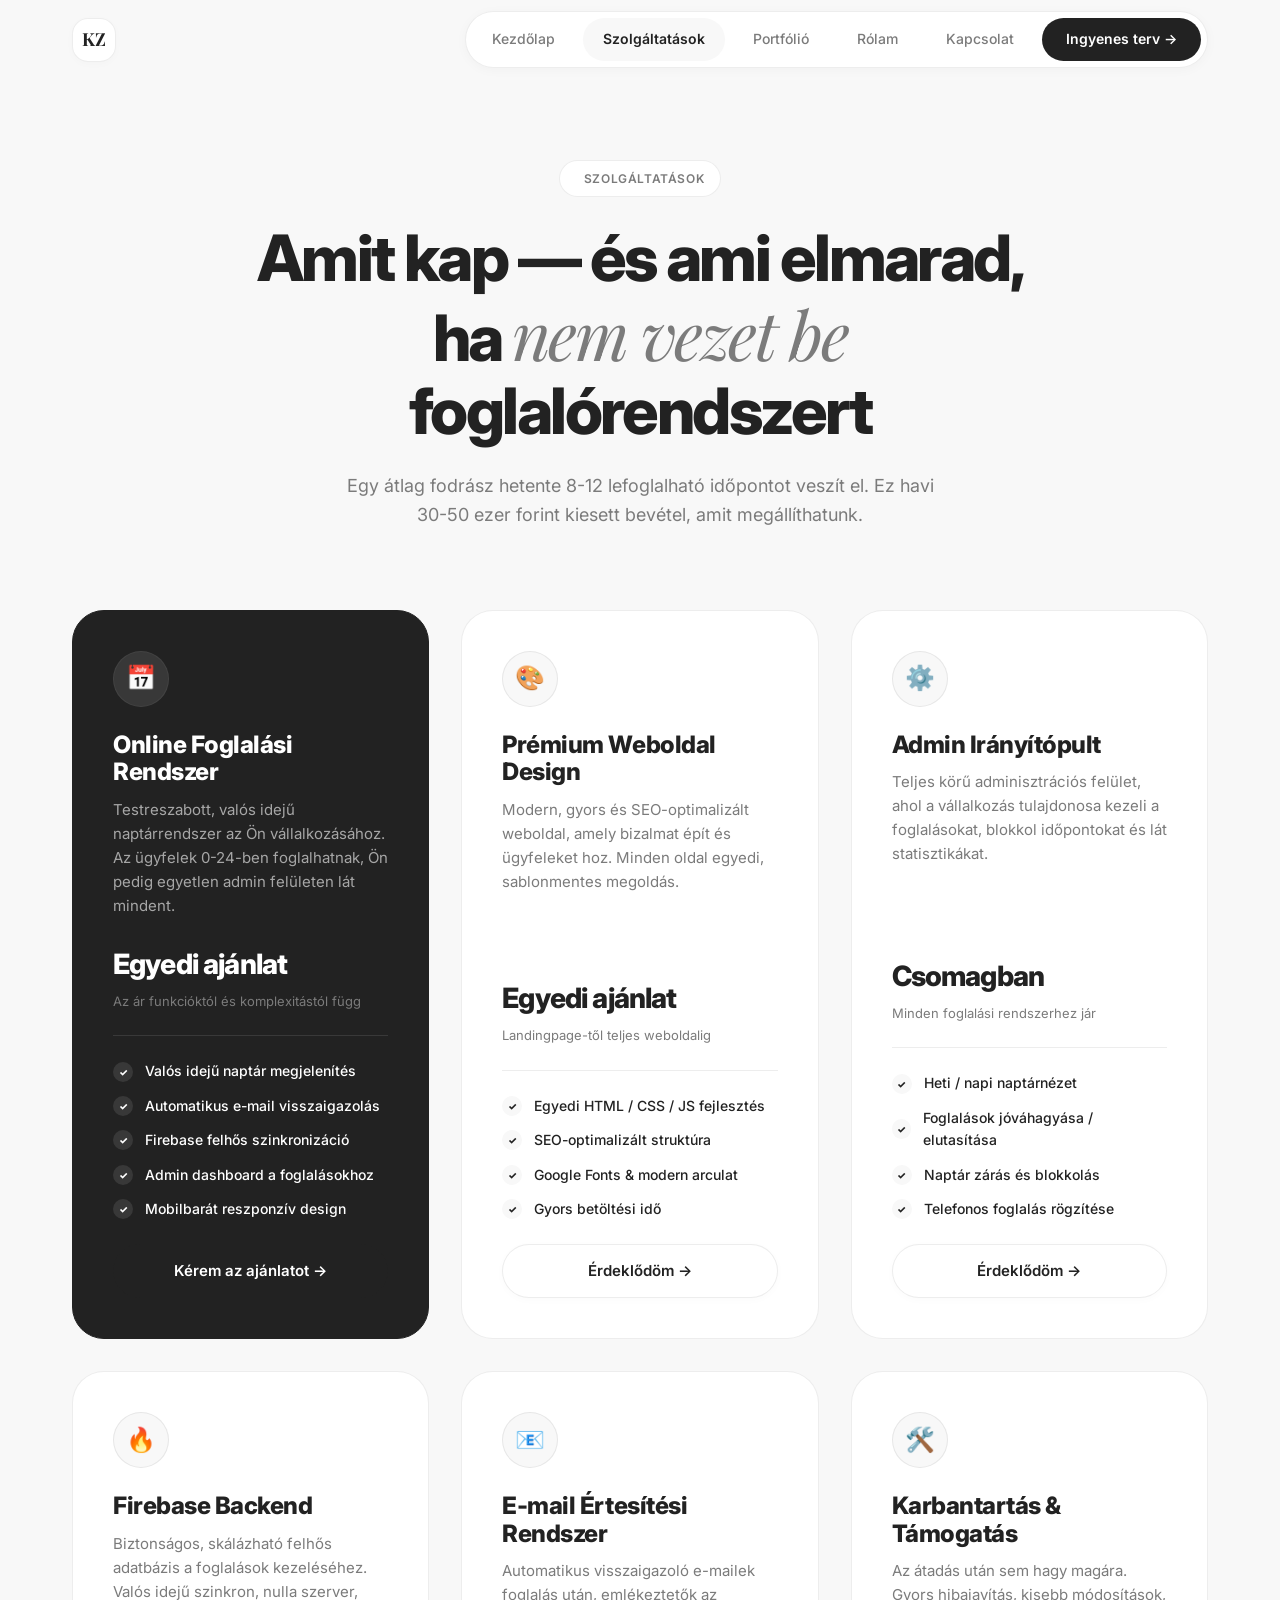
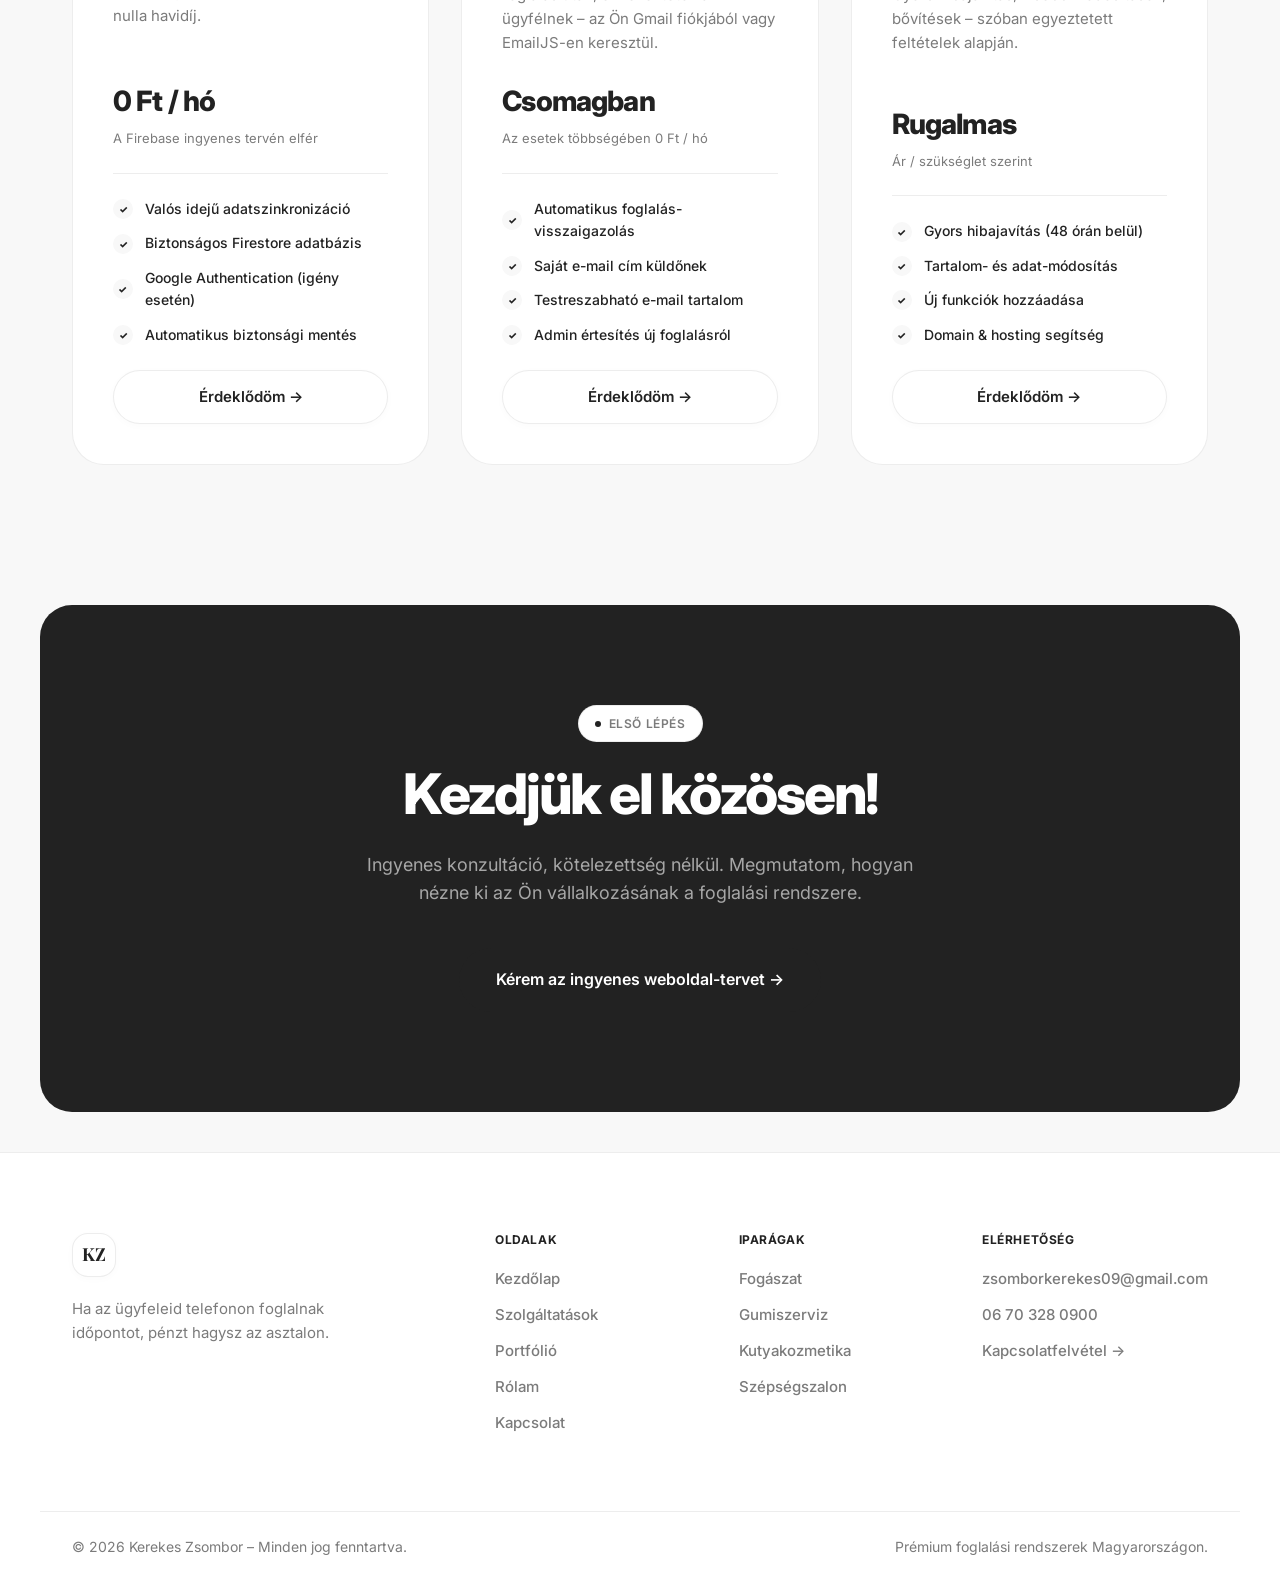
<file: services.html>
<!DOCTYPE html>
<html lang="hu">
<head>
    <meta charset="UTF-8">
    <meta name="viewport" content="width=device-width, initial-scale=1.0">
    <title>Szolgáltatások – Kerekes Zsombor Webfejlesztő</title>
    <meta name="description" content="Online foglalási rendszerek, prémium weboldalak, admin irányítópultok fejlesztése – fogászatoktól szalonokig.">
    <link rel="stylesheet" href="style.css">
</head>
<body>

<!-- NAV -->
<nav class="nav" id="navbar">
    <div class="nav-inner">
        <a href="index.html" class="logo-mark">KZ</a>
        <div class="nav-links">
            <a href="index.html">Kezdőlap</a>
            <a href="services.html" class="active">Szolgáltatások</a>
            <a href="portfolio.html">Portfólió</a>
            <a href="about.html">Rólam</a>
            <a href="contact.html">Kapcsolat</a>
            <a href="contact.html" class="nav-cta">Ingyenes terv →</a>
        </div>
        <button class="hamburger" id="hamburger" aria-label="Menü">
            <span></span><span></span><span></span>
        </button>
    </div>
</nav>
<div class="mobile-nav" id="mobileNav">
    <a href="index.html">Kezdőlap</a>
    <a href="services.html">Szolgáltatások</a>
    <a href="portfolio.html">Portfólió</a>
    <a href="about.html">Rólam</a>
    <a href="contact.html">Kapcsolat</a>
    <a href="contact.html" class="nav-cta">Ingyenes weboldal-terv →</a>
</div>

<!-- PAGE HERO -->
<div class="page-hero">
    <div class="page-hero-inner">
        <span class="section-tag">SZOLGÁLTATÁSOK</span>
        <h1>Amit kap — és ami elmarad, ha <span class="gold-word">nem vezet be</span> foglalórendszert</h1>
        <p>Egy átlag fodrász hetente 8-12 lefoglalható időpontot veszít el. Ez havi 30-50 ezer forint kiesett bevétel, amit megállíthatunk.</p>
    </div>
</div>

<!-- SERVICES GRID -->
<div class="services-grid">

    <div class="service-card featured reveal" id="svc-booking">
        <div class="sc-icon">📅</div>
        <h3>Online Foglalási Rendszer</h3>
        <p>Testreszabott, valós idejű naptárrendszer az Ön vállalkozásához. Az ügyfelek 0-24-ben foglalhatnak, Ön pedig egyetlen admin felületen lát mindent.</p>
        <div class="service-price">Egyedi ajánlat</div>
        <div class="service-price-note">Az ár funkcióktól és komplexitástól függ</div>
        <ul class="sc-features">
            <li class="sc-feature">Valós idejű naptár megjelenítés</li>
            <li class="sc-feature">Automatikus e-mail visszaigazolás</li>
            <li class="sc-feature">Firebase felhős szinkronizáció</li>
            <li class="sc-feature">Admin dashboard a foglalásokhoz</li>
            <li class="sc-feature">Mobilbarát reszponzív design</li>
        </ul>
        <a href="contact.html" class="btn btn-gold">Kérem az ajánlatot →</a>
    </div>

    <div class="service-card reveal" id="svc-website">
        <div class="sc-icon">🎨</div>
        <h3>Prémium Weboldal Design</h3>
        <p>Modern, gyors és SEO-optimalizált weboldal, amely bizalmat épít és ügyfeleket hoz. Minden oldal egyedi, sablonmentes megoldás.</p>
        <div class="service-price">Egyedi ajánlat</div>
        <div class="service-price-note">Landingpage-től teljes weboldalig</div>
        <ul class="sc-features">
            <li class="sc-feature">Egyedi HTML / CSS / JS fejlesztés</li>
            <li class="sc-feature">SEO-optimalizált struktúra</li>
            <li class="sc-feature">Google Fonts & modern arculat</li>
            <li class="sc-feature">Gyors betöltési idő</li>
        </ul>
        <a href="contact.html" class="btn btn-outline">Érdeklődöm →</a>
    </div>

    <div class="service-card reveal" id="svc-admin">
        <div class="sc-icon">⚙️</div>
        <h3>Admin Irányítópult</h3>
        <p>Teljes körű adminisztrációs felület, ahol a vállalkozás tulajdonosa kezeli a foglalásokat, blokkol időpontokat és lát statisztikákat.</p>
        <div class="service-price">Csomagban</div>
        <div class="service-price-note">Minden foglalási rendszerhez jár</div>
        <ul class="sc-features">
            <li class="sc-feature">Heti / napi naptárnézet</li>
            <li class="sc-feature">Foglalások jóváhagyása / elutasítása</li>
            <li class="sc-feature">Naptár zárás és blokkolás</li>
            <li class="sc-feature">Telefonos foglalás rögzítése</li>
        </ul>
        <a href="contact.html" class="btn btn-outline">Érdeklődöm →</a>
    </div>

    <div class="service-card reveal" id="svc-firebase">
        <div class="sc-icon">🔥</div>
        <h3>Firebase Backend</h3>
        <p>Biztonságos, skálázható felhős adatbázis a foglalások kezeléséhez. Valós idejű szinkron, nulla szerver, nulla havidíj.</p>
        <div class="service-price">0 Ft / hó</div>
        <div class="service-price-note">A Firebase ingyenes tervén elfér</div>
        <ul class="sc-features">
            <li class="sc-feature">Valós idejű adatszinkronizáció</li>
            <li class="sc-feature">Biztonságos Firestore adatbázis</li>
            <li class="sc-feature">Google Authentication (igény esetén)</li>
            <li class="sc-feature">Automatikus biztonsági mentés</li>
        </ul>
        <a href="contact.html" class="btn btn-outline">Érdeklődöm →</a>
    </div>

    <div class="service-card reveal" id="svc-email">
        <div class="sc-icon">📧</div>
        <h3>E-mail Értesítési Rendszer</h3>
        <p>Automatikus visszaigazoló e-mailek foglalás után, emlékeztetők az ügyfélnek – az Ön Gmail fiókjából vagy EmailJS-en keresztül.</p>
        <div class="service-price">Csomagban</div>
        <div class="service-price-note">Az esetek többségében 0 Ft / hó</div>
        <ul class="sc-features">
            <li class="sc-feature">Automatikus foglalás-visszaigazolás</li>
            <li class="sc-feature">Saját e-mail cím küldőnek</li>
            <li class="sc-feature">Testreszabható e-mail tartalom</li>
            <li class="sc-feature">Admin értesítés új foglalásról</li>
        </ul>
        <a href="contact.html" class="btn btn-outline">Érdeklődöm →</a>
    </div>

    <div class="service-card reveal" id="svc-support">
        <div class="sc-icon">🛠️</div>
        <h3>Karbantartás & Támogatás</h3>
        <p>Az átadás után sem hagy magára. Gyors hibajavítás, kisebb módosítások, bővítések – szóban egyeztetett feltételek alapján.</p>
        <div class="service-price">Rugalmas</div>
        <div class="service-price-note">Ár / szükséglet szerint</div>
        <ul class="sc-features">
            <li class="sc-feature">Gyors hibajavítás (48 órán belül)</li>
            <li class="sc-feature">Tartalom- és adat-módosítás</li>
            <li class="sc-feature">Új funkciók hozzáadása</li>
            <li class="sc-feature">Domain & hosting segítség</li>
        </ul>
        <a href="contact.html" class="btn btn-outline">Érdeklődöm →</a>
    </div>

</div>

<!-- SERVICES CTA -->
<div class="services-cta reveal">
    <span class="section-tag">ELSŐ LÉPÉS</span>
    <h2>Kezdjük el közösen!</h2>
    <p>Ingyenes konzultáció, kötelezettség nélkül. Megmutatom, hogyan nézne ki az Ön vállalkozásának a foglalási rendszere.</p>
    <a href="contact.html" class="btn btn-gold btn-lg" id="services-cta">Kérem az ingyenes weboldal-tervet →</a>
</div>

<!-- FOOTER -->
<footer class="footer">
    <div class="footer-inner">
        <div class="footer-brand">
            <div class="logo-mark">KZ</div>
            <p style="margin-top: 16px;">Ha az ügyfeleid telefonon foglalnak időpontot, pénzt hagysz az asztalon.</p>
        </div>
        <div class="footer-col">
            <h4>Oldalak</h4>
            <a href="index.html">Kezdőlap</a>
            <a href="services.html">Szolgáltatások</a>
            <a href="portfolio.html">Portfólió</a>
            <a href="about.html">Rólam</a>
            <a href="contact.html">Kapcsolat</a>
        </div>
        <div class="footer-col">
            <h4>Iparágak</h4>
            <a href="portfolio.html">Fogászat</a>
            <a href="portfolio.html">Gumiszerviz</a>
            <a href="portfolio.html">Kutyakozmetika</a>
            <a href="portfolio.html">Szépségszalon</a>
        </div>
        <div class="footer-col">
            <h4>Elérhetőség</h4>
            <a href="mailto:zsomborkerekes09@gmail.com">zsomborkerekes09@gmail.com</a>
            <a href="tel:+36703280900">06 70 328 0900</a>
            <a href="contact.html">Kapcsolatfelvétel →</a>
        </div>
    </div>
    <div class="footer-bottom">
        <span>© 2026 Kerekes Zsombor – Minden jog fenntartva.</span>
        <span>Prémium foglalási rendszerek Magyarországon.</span>
    </div>
</footer>

<script src="script.js"></script>
</body>
</html>
</file>
<file: style.css>
@import url('https://fonts.googleapis.com/css2?family=Inter:wght@300;400;500;600;700;800;900&family=Playfair+Display:ital,wght@0,400;0,500;0,600;0,700;1,400;1,500;1,600;1,700&display=swap');

/* ── DESIGN TOKENS ─────────────────────────────────────────── */
:root {
  /* 4-Color Fintech Palette */
  --black:        #222222;
  --gray:         #7B7B7B;
  --bg:           #F8F8F8;
  --white:        #FFFFFF;

  /* Derivative / Utilities */
  --border:       rgba(34, 34, 34, 0.08); /* Derived from --black */
  --border-light: rgba(34, 34, 34, 0.04);
  --hover-black:  #333333;
  --gray-light:   #EAEAEA;

  /* Nav height */
  --nav-h: 80px;

  /* Fintech Radii */
  --r-sm: 8px;
  --r-md: 16px;
  --r-lg: 24px;
  --r-xl: 32px;
  --r-pill: 100px;

  /* Transition */
  --t: 0.3s cubic-bezier(0.2, 0.8, 0.2, 1);
}

/* ── RESET ──────────────────────────────────────────────────── */
*, *::before, *::after { box-sizing: border-box; margin: 0; padding: 0; }

html { scroll-behavior: smooth; -webkit-text-size-adjust: 100%; width: 100%; overflow-x: hidden; }

body {
  font-family: 'Inter', sans-serif;
  background: var(--bg);
  color: var(--black);
  line-height: 1.6;
  overflow-x: hidden;
  width: 100%;
}

img { max-width: 100%; display: block; }
a  { text-decoration: none; color: inherit; }
ul { list-style: none; }

/* ── TYPOGRAPHY ─────────────────────────────────────────────── */
h1, h2, h3, h4, h5 {
  font-family: 'Inter', sans-serif;
  font-weight: 800;
  line-height: 1.15;
  letter-spacing: -0.02em;
  color: var(--black);
}

/* The elegant serif style matching the user's image */
.serif, .italic-serif, .hero-title .line-accent, .page-hero .gold-word {
  font-family: 'Playfair Display', serif;
  font-weight: 500;
  font-style: italic;
  font-size: 1.05em; /* Optical adjustment */
}
/* Re-purpose old gold-word / line-accent classes */
.hero-title .line-accent { color: var(--gray); font-weight: 400; }
.page-hero .gold-word { color: var(--gray); font-weight: 400; }

/* ── SCROLLBAR ──────────────────────────────────────────────── */
::-webkit-scrollbar { width: 8px; }
::-webkit-scrollbar-track { background: var(--bg); }
::-webkit-scrollbar-thumb { background: var(--gray); border-radius: 4px; border: 2px solid var(--bg); }

/* ── SELECTION ──────────────────────────────────────────────── */
::selection { background: var(--black); color: var(--white); }

/* ══════════════════════════════════════════════════════════════
   NAVIGATION
══════════════════════════════════════════════════════════════ */
.nav {
  position: fixed;
  top: 0; left: 0; right: 0;
  height: var(--nav-h);
  background: rgba(248, 248, 248, 0.85); /* --bg with opacity */
  backdrop-filter: blur(24px);
  -webkit-backdrop-filter: blur(24px);
  border-bottom: 1px solid transparent;
  z-index: 1000;
  transition: var(--t);
}
.nav.scrolled {
  background: rgba(248, 248, 248, 0.95);
  border-bottom: 1px solid var(--border);
}
.nav-inner {
  max-width: 1200px;
  margin: 0 auto;
  padding: 0 32px;
  height: 100%;
  display: flex;
  align-items: center;
  justify-content: space-between;
}
.logo-mark {
  width: 44px; height: 44px;
  background: var(--white);
  color: var(--black);
  border: 1px solid var(--border);
  border-radius: var(--r-md);
  display: flex; align-items: center; justify-content: center;
  font-family: 'Playfair Display', serif;
  font-weight: 700;
  font-size: 18px;
  flex-shrink: 0;
  transition: transform var(--t), box-shadow var(--t);
  box-shadow: 0 2px 8px rgba(0,0,0,0.02);
}
.logo-mark:hover { transform: translateY(-2px); box-shadow: 0 4px 12px rgba(0,0,0,0.05); }

.nav-links {
  display: flex;
  gap: 8px;
  align-items: center;
  background: var(--white);
  padding: 6px;
  border-radius: var(--r-pill);
  box-shadow: 0 2px 12px rgba(0,0,0,0.03);
  border: 1px solid var(--border);
}
.nav-links a {
  padding: 10px 20px;
  border-radius: var(--r-pill);
  font-size: 14px;
  font-weight: 500;
  color: var(--gray);
  transition: all var(--t);
  white-space: nowrap;
}
.nav-links a:hover { color: var(--black); background: var(--bg); }
.nav-links a.active { color: var(--black); font-weight: 600; background: var(--bg); }
.nav-cta {
  background: var(--black) !important;
  color: var(--white) !important;
  padding: 10px 24px !important;
  border-radius: var(--r-pill) !important;
  font-weight: 600 !important;
}
.nav-cta:hover { background: var(--hover-black) !important; transform: translateY(-1px); }

/* Hamburger */
.hamburger {
  display: none;
  flex-direction: column;
  gap: 5px;
  cursor: pointer;
  padding: 6px;
  background: none;
  border: none;
}
.hamburger span {
  display: block;
  width: 24px; height: 2px;
  background: var(--black);
  border-radius: 2px;
  transition: var(--t);
}
.hamburger.open span:nth-child(1) { transform: rotate(45deg) translate(5px, 5px); }
.hamburger.open span:nth-child(2) { opacity: 0; }
.hamburger.open span:nth-child(3) { transform: rotate(-45deg) translate(5px, -5px); }

/* Mobile nav drawer */
.mobile-nav {
  display: none;
  position: fixed;
  top: var(--nav-h); left: 0; right: 0;
  background: var(--white);
  border-bottom: 1px solid var(--border);
  padding: 24px;
  z-index: 999;
  box-shadow: 0 8px 32px rgba(0,0,0,.04);
  border-radius: 0 0 var(--r-lg) var(--r-lg);
}
.mobile-nav.open { display: flex; flex-direction: column; gap: 8px; }
.mobile-nav a {
  padding: 14px 20px;
  border-radius: var(--r-md);
  font-size: 16px;
  font-weight: 500;
  color: var(--gray);
  transition: background var(--t), color var(--t);
}
.mobile-nav a:hover { background: var(--bg); color: var(--black); }
.mobile-nav a.nav-cta {
  margin-top: 12px;
  background: var(--black) !important;
  color: var(--white) !important;
  text-align: center;
  border-radius: var(--r-pill);
}

/* ══════════════════════════════════════════════════════════════
   PAGE WRAPPER
══════════════════════════════════════════════════════════════ */
.page-wrap {
  max-width: 1200px;
  margin: 0 auto;
  padding: 0 32px;
  padding-top: calc(var(--nav-h) + 80px);
  padding-bottom: 100px;
}

/* ══════════════════════════════════════════════════════════════
   HERO — HOME
══════════════════════════════════════════════════════════════ */
.hero {
  min-height: calc(100vh - var(--nav-h));
  display: grid;
  grid-template-columns: 1.1fr 0.9fr;
  align-items: center;
  gap: 80px;
  padding: calc(var(--nav-h) + 80px) 32px 100px;
  max-width: 1200px;
  margin: 0 auto;
}

.hero-eyebrow {
  display: inline-flex;
  align-items: center;
  gap: 8px;
  background: var(--white);
  border: 1px solid var(--border);
  color: var(--gray);
  font-size: 12px;
  font-weight: 600;
  letter-spacing: 0.05em;
  padding: 8px 16px;
  border-radius: var(--r-pill);
  margin-bottom: 32px;
  box-shadow: 0 4px 12px rgba(0,0,0,0.02);
}
.hero-eyebrow .dot {
  width: 8px; height: 8px;
  background: #34C759; /* Kept small green dot for status, otherwise everything is 4-color */
  border-radius: 50%;
  animation: pulse-dot 2s infinite;
}
@keyframes pulse-dot {
  0%, 100% { opacity: 1; box-shadow: 0 0 0 0 rgba(52, 199, 89, 0.4); }
  50%       { opacity: 0.8; box-shadow: 0 0 0 4px rgba(52, 199, 89, 0); }
}

.hero-title {
  font-size: clamp(42px, 5.5vw, 76px);
  font-weight: 800;
  line-height: 1.05;
  letter-spacing: -0.04em;
  color: var(--black);
  margin-bottom: 24px;
}

.hero-subtitle {
  font-size: 18px;
  color: var(--gray);
  line-height: 1.6;
  max-width: 520px;
  margin-bottom: 40px;
  font-weight: 400;
}

.hero-actions {
  display: flex;
  gap: 16px;
  flex-wrap: wrap;
  align-items: center;
  margin-bottom: 60px;
}

/* Hero stats */
.hero-stats {
  display: flex;
  gap: 40px;
  padding-top: 40px;
  border-top: 1px solid var(--border);
}
.h-stat-num {
  font-size: 32px;
  font-weight: 800;
  color: var(--black);
  letter-spacing: -0.03em;
  display: block;
}
.h-stat-label {
  font-size: 13px;
  color: var(--gray);
  font-weight: 500;
  margin-top: 4px;
}

/* ── BOOKING CARD (Redesigned as clean widget) ──────────────── */
.hero-right { position: relative; min-width: 0; }
.booking-card {
  background: var(--white);
  border-radius: var(--r-xl);
  box-shadow: 0 24px 80px rgba(0,0,0,0.06), 0 0 0 1px var(--border);
  overflow: hidden;
  position: relative;
  z-index: 2;
}
.bc-header {
  background: var(--white);
  color: var(--black);
  padding: 24px 28px 16px;
  display: flex;
  align-items: flex-start;
  flex-direction: column;
  gap: 4px;
  border-bottom: 1px solid var(--border-light);
}
.bc-header .bc-clinic { font-weight: 800; font-size: 18px; }
.bc-header .bc-sub { font-size: 14px; color: var(--gray); }
.bc-body { padding: 24px 28px; }

.bc-cal-header {
  display: flex;
  align-items: center;
  justify-content: space-between;
  font-weight: 600;
  font-size: 14px;
  margin-bottom: 16px;
  color: var(--black);
}
.bc-cal-nav {
  cursor: pointer;
  width: 32px; height: 32px;
  display: flex; align-items: center; justify-content: center;
  border-radius: var(--r-pill);
  background: var(--bg);
  font-size: 12px;
  color: var(--gray);
  transition: background var(--t);
}
.bc-cal-nav:hover { background: var(--gray-light); color: var(--black); }
.bc-grid {
  display: grid;
  grid-template-columns: repeat(7, 1fr);
  gap: 6px;
  margin-bottom: 24px;
}
.bc-day {
  aspect-ratio: 1;
  display: flex; align-items: center; justify-content: center;
  font-size: 13px;
  font-weight: 500;
  border-radius: var(--r-pill);
  cursor: pointer;
  transition: background var(--t), color var(--t);
  color: var(--gray);
}
.bc-day.hd { font-weight: 600; color: #B0B0B0; font-size: 11px; cursor: default; }
.bc-day.avail { color: var(--black); background: var(--bg); }
.bc-day.avail:hover { background: var(--gray-light); }
.bc-day.booked { color: #D0D0D0; cursor: not-allowed; text-decoration: line-through; }
.bc-day.today { font-weight: 700; color: var(--black); border: 1px solid var(--border); }
.bc-day.sel { background: var(--black); color: var(--white); font-weight: 600; }

.bc-slots { display: flex; flex-direction: column; gap: 8px; margin-bottom: 24px; }
.bc-slot {
  display: flex; align-items: center; justify-content: space-between;
  padding: 14px 18px;
  border-radius: var(--r-md);
  font-size: 14px;
  font-weight: 500;
  transition: var(--t);
  background: var(--bg);
  border: 1px solid transparent;
}
.bc-slot.free   { color: var(--black); }
.bc-slot.taken  { color: #A0A0A0; opacity: 0.5; }
.bc-slot.picked { background: var(--white); color: var(--black); border: 2px solid var(--black); }
.bc-slot-badge  { font-size: 12px; font-weight: 600; }

.bc-btn {
  width: 100%;
  padding: 16px;
  background: var(--black);
  color: var(--white);
  border: none;
  border-radius: var(--r-pill);
  font-size: 15px;
  font-weight: 600;
  cursor: pointer;
  transition: transform var(--t), box-shadow var(--t), background var(--t);
}
.bc-btn:hover { background: var(--hover-black); transform: translateY(-2px); box-shadow: 0 8px 20px rgba(0,0,0,0.1); }

/* Hero floating chips (Sleek pill widgets) */
.hero-chip {
  position: absolute;
  background: var(--white);
  border: 1px solid var(--border);
  border-radius: var(--r-pill);
  padding: 12px 20px;
  font-size: 13px;
  font-weight: 600;
  color: var(--black);
  box-shadow: 0 12px 32px rgba(0,0,0,.04);
  white-space: nowrap;
  animation: float-chip 4s ease-in-out infinite;
  z-index: 3;
  display: flex; align-items: center; gap: 8px;
}
.chip-1 { top: 20px; left: -60px; animation-delay: 0s; }
.chip-1::before { content: '⚡'; }
.chip-2 { bottom: 60px; left: -40px; animation-delay: 1s; }
.chip-2::before { content: '📱'; }
.chip-3 { top: 50%; right: -30px; animation-delay: 2s; }
.chip-3::before { content: '🔒'; }
@keyframes float-chip {
  0%, 100% { transform: translateY(0); }
  50%       { transform: translateY(-8px); }
}

/* ══════════════════════════════════════════════════════════════
   PAGE HEROS (inner pages)
══════════════════════════════════════════════════════════════ */
.page-hero {
  background: var(--bg);
  padding: calc(var(--nav-h) + 80px) 32px 80px;
  text-align: center;
  position: relative;
}
.page-hero-inner {
  max-width: 800px;
  margin: 0 auto;
}
.page-hero .section-tag { margin-bottom: 24px; display: inline-block; }
.page-hero h1 {
  font-size: clamp(38px, 5vw, 64px);
  color: var(--black);
  font-weight: 800;
  letter-spacing: -0.04em;
  margin-bottom: 24px;
}
.page-hero p {
  font-size: 18px;
  color: var(--gray);
  line-height: 1.6;
  max-width: 600px;
  margin: 0 auto;
}

/* ══════════════════════════════════════════════════════════════
   BUTTONS
══════════════════════════════════════════════════════════════ */
.btn {
  display: inline-flex;
  align-items: center;
  justify-content: center;
  gap: 8px;
  padding: 14px 28px;
  border-radius: var(--r-pill);
  font-size: 15px;
  font-weight: 600;
  cursor: pointer;
  border: 1px solid transparent;
  transition: all var(--t);
  text-align: center;
}
.btn-primary {
  background: var(--black);
  color: var(--white);
  border-color: var(--black);
}
.btn-primary:hover {
  background: var(--hover-black);
  transform: translateY(-2px);
  box-shadow: 0 8px 24px rgba(0,0,0,.10);
}
.btn-outline {
  background: var(--white);
  color: var(--black);
  border-color: var(--border);
  box-shadow: 0 2px 8px rgba(0,0,0,0.02);
}
.btn-outline:hover {
  border-color: var(--black);
  background: var(--white);
}
.btn-white {
  background: var(--white);
  color: var(--black);
}
.btn-white:hover {
  transform: translateY(-2px);
  box-shadow: 0 8px 24px rgba(0,0,0,.08);
}
/* Deprecated gold btn mapping to primary */
.btn-gold {
  background: var(--black);
  color: var(--white);
}
.btn-lg { padding: 18px 36px; font-size: 16px; }

/* ══════════════════════════════════════════════════════════════
   SECTION HELPERS
══════════════════════════════════════════════════════════════ */
.section-tag {
  display: inline-flex;
  align-items: center;
  font-size: 12px;
  font-weight: 600;
  letter-spacing: 0.05em;
  color: var(--gray);
  margin-bottom: 20px;
  padding: 8px 16px;
  background: var(--white);
  border: 1px solid var(--border);
  border-radius: var(--r-pill);
}
.section-tag::before {
  content: ''; width: 6px; height: 6px; border-radius: 50%; background: var(--black); margin-right: 8px;
}
.section-title {
  font-size: clamp(32px, 4vw, 48px);
  font-weight: 800;
  letter-spacing: -0.04em;
  color: var(--black);
  margin-bottom: 20px;
  line-height: 1.1;
}
.section-desc {
  font-size: 17px;
  color: var(--gray);
  line-height: 1.6;
  max-width: 600px;
}
.section-header {
  text-align: center;
  margin-bottom: 64px;
}
.section-header .section-desc { margin: 0 auto; }

/* ══════════════════════════════════════════════════════════════
   QUICK STRIP (Services/Features highlight)
══════════════════════════════════════════════════════════════ */
.quick-strip {
  padding: 0 32px;
  display: grid;
  grid-template-columns: repeat(4, 1fr);
  gap: 20px;
  max-width: 1200px;
  margin: -40px auto 80px; /* pull up over hero slightly */
  position: relative;
  z-index: 10;
}
.qs-item {
  background: var(--white);
  padding: 32px 24px;
  border-radius: var(--r-xl);
  border: 1px solid var(--border);
  box-shadow: 0 12px 32px rgba(0,0,0,.03);
  text-align: center;
  transition: transform var(--t), box-shadow var(--t);
}
.qs-item:hover { transform: translateY(-4px); box-shadow: 0 20px 48px rgba(0,0,0,.06); }
.qs-icon { font-size: 32px; margin-bottom: 16px; display: inline-block; padding: 16px; background: var(--bg); border-radius: var(--r-pill); }
.qs-item h4 { font-size: 16px; color: var(--black); font-weight: 700; margin-bottom: 8px; }
.qs-item p  { font-size: 14px; color: var(--gray); line-height: 1.5; }

/* ══════════════════════════════════════════════════════════════
   TEASER SECTION (services preview)
══════════════════════════════════════════════════════════════ */
.teaser {
  display: grid;
  grid-template-columns: 1.2fr 0.8fr;
  gap: 80px;
  align-items: center;
  padding: 80px 32px;
  max-width: 1200px;
  margin: 0 auto;
}
.teaser-card {
  background: var(--white);
  border-radius: var(--r-xl);
  padding: 40px;
  border: 1px solid var(--border);
  box-shadow: 0 24px 64px rgba(0,0,0,.04);
}
.tc-list { display: flex; flex-direction: column; gap: 24px; }
.tc-item {
  display: flex;
  align-items: flex-start;
  gap: 20px;
}
.tc-num {
  width: 40px; height: 40px;
  background: var(--bg);
  border: 1px solid var(--border);
  color: var(--black);
  border-radius: var(--r-pill);
  display: flex; align-items: center; justify-content: center;
  font-size: 14px;
  font-weight: 700;
  flex-shrink: 0;
}
.tc-body strong { display: block; font-size: 16px; font-weight: 700; color: var(--black); margin-bottom: 4px; }
.tc-body span   { font-size: 14px; color: var(--gray); }

/* ══════════════════════════════════════════════════════════════
   HOME PORTFOLIO GRID
══════════════════════════════════════════════════════════════ */
.home-portfolio {
  padding: 100px 32px;
  max-width: 1200px;
  margin: 0 auto;
}
.hp-grid {
  display: grid;
  grid-template-columns: repeat(2, 1fr);
  gap: 32px;
}
.hp-card {
  background: var(--white);
  border-radius: var(--r-xl);
  overflow: hidden;
  border: 1px solid var(--border);
  transition: transform var(--t), box-shadow var(--t);
  cursor: pointer;
  display: flex;
  flex-direction: column;
}
.hp-card:hover {
  transform: translateY(-4px);
  box-shadow: 0 24px 64px rgba(0,0,0,.06);
}
.hp-img {
  width: 100%;
  aspect-ratio: 16/10;
  overflow: hidden;
  background: var(--bg);
  /* Removed border-bottom to avoid visual conflict with image edges */
}
.hp-img img { 
  width: 100%; 
  height: 100%; 
  object-fit: cover; 
  transition: transform .6s cubic-bezier(0.2, 0.8, 0.2, 1);
  transform: scale(1.05); /* Scales up slightly to hide the blue window-border baked into the screenshots */
}
.hp-card:hover .hp-img img { transform: scale(1.1); }
.hp-info { padding: 32px; flex: 1; display: flex; flex-direction: column; justify-content: center; }
.hp-sector {
  align-self: flex-start;
  background: var(--bg);
  color: var(--gray);
  font-size: 12px;
  font-weight: 600;
  padding: 8px 16px;
  border-radius: var(--r-pill);
  margin-bottom: 16px;
  border: 1px solid var(--border);
}

.status-badge {
  display: inline-flex;
  align-items: center;
  gap: 6px;
  background: var(--white);
  color: var(--gray);
  font-size: 10px;
  font-weight: 700;
  text-transform: uppercase;
  letter-spacing: 0.05em;
  padding: 5px 12px;
  border-radius: var(--r-pill);
  border: 1px solid var(--border);
  margin-bottom: 12px;
  box-shadow: 0 2px 8px rgba(0,0,0,0.02);
}

.status-badge::before {
  content: '';
  width: 6px;
  height: 6px;
  border-radius: 50%;
  background: #FF9500; /* Concept orange */
}

.hp-info h4 { font-size: 22px; font-weight: 800; color: var(--black); margin-bottom: 8px; letter-spacing: -0.02em; }
.hp-info p  { font-size: 15px; color: var(--gray); }

/* ══════════════════════════════════════════════════════════════
   CALL TO ACTION
══════════════════════════════════════════════════════════════ */
.home-cta, .services-cta {
  background: var(--black);
  color: var(--white);
  text-align: center;
  padding: 100px 32px;
  margin: 40px 32px;
  border-radius: var(--r-xl);
  max-width: 1200px;
  margin-left: auto; margin-right: auto;
}
.home-cta h2, .services-cta h2 {
  font-size: clamp(32px, 4.5vw, 56px);
  color: var(--white);
  font-weight: 800;
  letter-spacing: -0.04em;
  margin-bottom: 24px;
}
.home-cta p, .services-cta p {
  font-size: 18px;
  color: rgba(255,255,255,.6);
  margin-bottom: 40px;
  max-width: 600px; margin-left: auto; margin-right: auto;
}

/* ══════════════════════════════════════════════════════════════
   CONTACT PAGE
══════════════════════════════════════════════════════════════ */
.contact-grid {
  display: grid;
  grid-template-columns: 1fr 1.5fr;
  gap: 80px;
  align-items: start;
}
.contact-info-box {
  position: sticky;
  top: calc(var(--nav-h) + 40px);
}
.contact-info-box h3 {
  color: var(--black);
  font-size: 32px;
  font-weight: 800;
  letter-spacing: -0.03em;
  margin-bottom: 16px;
}
.contact-info-box p {
  font-size: 16px;
  color: var(--gray);
  margin-bottom: 32px;
  line-height: 1.6;
}
.contact-info-item {
  display: flex;
  align-items: center;
  gap: 20px;
  padding: 24px 0;
  border-bottom: 1px solid var(--border);
}
.contact-info-item:last-child { border-bottom: none; }
.ci-icon {
  width: 56px; height: 56px;
  background: var(--white);
  border: 1px solid var(--border);
  box-shadow: 0 8px 24px rgba(0,0,0,.03);
  border-radius: var(--r-pill);
  display: flex; align-items: center; justify-content: center;
  font-size: 20px;
  flex-shrink: 0;
}
.ci-text { display: flex; flex-direction: column; gap: 4px; }
.ci-label { font-size: 12px; color: var(--gray); font-weight: 600; text-transform: uppercase; letter-spacing: 0.05em; }
.ci-value { font-size: 16px; color: var(--black); font-weight: 600; }
.ci-value a { color: var(--black); background-image: linear-gradient(transparent calc(100% - 1px), currentColor 1px); background-repeat: no-repeat; background-size: 0% 100%; transition: background-size .3s; }
.ci-value a:hover { background-size: 100% 100%; }

/* Contact form */
.contact-form-box {
  background: var(--white);
  border-radius: var(--r-xl);
  padding: 48px;
  border: 1px solid var(--border);
  box-shadow: 0 24px 80px rgba(0,0,0,.04);
}
.contact-form-box h3 {
  font-size: 24px;
  font-weight: 800;
  margin-bottom: 8px;
  color: var(--black);
}
.contact-form-box > p { font-size: 15px; color: var(--gray); margin-bottom: 32px; }

.form-group { margin-bottom: 24px; }
.form-row  { display: grid; grid-template-columns: 1fr 1fr; gap: 24px; }
.form-group label {
  display: block;
  font-size: 13px;
  font-weight: 600;
  color: var(--black);
  margin-bottom: 10px;
}
.form-group input,
.form-group select,
.form-group textarea {
  width: 100%;
  padding: 16px 20px;
  border: 1px solid var(--border);
  border-radius: var(--r-md);
  font-family: 'Inter', sans-serif;
  font-size: 15px;
  color: var(--black);
  background: var(--bg);
  transition: all var(--t);
  outline: none;
}
.form-group input:focus,
.form-group select:focus,
.form-group textarea:focus {
  border-color: var(--black);
  background: var(--white);
  box-shadow: 0 0 0 4px rgba(34,34,34,0.05);
}
.form-group textarea { resize: vertical; min-height: 140px; }
.form-success, .form-error {
  border-radius: var(--r-md);
  padding: 16px 24px;
  font-size: 14px;
  font-weight: 600;
  margin-top: 24px;
  text-align: center;
}
.form-success { background: #F0F9F0; border: 1px solid #C3E8C9; color: #1C6B2B; }
.form-error { background: #FFF3F3; border: 1px solid #F5C6C6; color: #B02A1E; }

.contact-phone-cta {
  background: var(--bg);
  border: 1px solid var(--border);
  border-radius: var(--r-xl);
  padding: 32px;
  display: flex;
  align-items: center;
  gap: 24px;
  margin-top: 32px;
}
.cpc-icon { font-size: 32px; width: 64px; height: 64px; background: var(--white); border-radius: var(--r-pill); display: flex; align-items: center; justify-content: center; box-shadow: 0 4px 12px rgba(0,0,0,0.04); }
.cpc-text h4 { font-size: 18px; font-weight: 800; color: var(--black); margin-bottom: 4px; }
.cpc-text p  { font-size: 14px; color: var(--gray); }

/* ══════════════════════════════════════════════════════════════
   SERVICES PAGE
══════════════════════════════════════════════════════════════ */
.services-grid {
  display: grid;
  grid-template-columns: repeat(3, 1fr);
  gap: 32px;
  padding: 0 32px 100px;
  max-width: 1200px;
  margin: 0 auto;
}
.service-card {
  background: var(--white);
  border-radius: var(--r-xl);
  padding: 40px;
  border: 1px solid var(--border);
  transition: transform var(--t), box-shadow var(--t);
  position: relative;
  display: flex;
  flex-direction: column;
}
.service-card:hover {
  transform: translateY(-4px);
  box-shadow: 0 24px 64px rgba(0,0,0,.05);
}
.service-card.featured {
  background: var(--black);
  border-color: var(--black);
  color: var(--white);
}

.sc-icon {
  width: 56px; height: 56px;
  background: var(--bg);
  border-radius: var(--r-pill);
  display: flex; align-items: center; justify-content: center;
  font-size: 24px;
  margin-bottom: 24px;
  border: 1px solid var(--border);
}
.service-card.featured .sc-icon { background: rgba(255,255,255,0.1); border-color: rgba(255,255,255,0.05); }
.service-card h3 { font-size: 24px; font-weight: 800; margin-bottom: 12px; letter-spacing: -0.02em; }
.service-card.featured h3 { color: var(--white); }
.service-card p  { font-size: 15px; color: var(--gray); line-height: 1.6; margin-bottom: 24px; flex-grow: 1; }
.service-card.featured p { color: rgba(255,255,255,.6); }
.service-price {
  font-size: 28px; font-weight: 800;
  color: var(--black);
  letter-spacing: -0.03em;
  margin-bottom: 4px;
}
.service-card.featured .service-price { color: var(--white); }
.service-price-note { font-size: 13px; color: var(--gray); }
.sc-features { margin: 24px 0; display: flex; flex-direction: column; gap: 12px; border-top: 1px solid var(--border); padding-top: 24px; }
.service-card.featured .sc-features { border-color: rgba(255,255,255,0.1); }
.sc-feature {
  font-size: 14px;
  color: var(--black);
  display: flex;
  align-items: center;
  gap: 12px;
  font-weight: 500;
}
.service-card.featured .sc-feature { color: var(--white); }
.sc-feature::before {
  content: '✓';
  display: flex; align-items: center; justify-content: center;
  width: 20px; height: 20px;
  background: var(--bg);
  border-radius: 50%;
  font-size: 10px;
  font-weight: 800;
  color: var(--black);
}
.service-card.featured .sc-feature::before { background: rgba(255,255,255,0.1); color: var(--white); }

/* ══════════════════════════════════════════════════════════════
   PORTFOLIO PAGE (Full page grid)
══════════════════════════════════════════════════════════════ */
.portfolio-grid-full {
  display: grid;
  grid-template-columns: repeat(2, 1fr);
  gap: 40px;
  padding: 0 32px 100px;
  max-width: 1200px;
  margin: 0 auto;
}
/* Re-use .hp-card from home, but style slightly larger */
.portfolio-grid-full .hp-card {
  box-shadow: 0 12px 40px rgba(0,0,0,.02);
}
.portfolio-features { display: flex; flex-wrap: wrap; gap: 8px; margin-bottom: 24px; }
.pfeat {
  background: var(--bg);
  border: 1px solid var(--border);
  font-size: 12px;
  font-weight: 600;
  color: var(--black);
  padding: 6px 14px;
  border-radius: var(--r-pill);
}
.portfolio-meta {
  display: flex;
  gap: 32px;
  padding-top: 24px;
  border-top: 1px solid var(--border);
}
.pm-item { font-size: 14px; color: var(--gray); display: flex; flex-direction: column; gap: 4px; }
.pm-item strong { color: var(--black); font-weight: 700; }

/* ══════════════════════════════════════════════════════════════
   ABOUT PAGE
══════════════════════════════════════════════════════════════ */
.about-hero-section {
  display: grid;
  grid-template-columns: 1fr 1fr;
  gap: 80px;
  align-items: center;
  padding: 40px 32px 100px;
  max-width: 1200px;
  margin: 0 auto;
}
.avatar-block {
  position: relative;
  display: flex;
  justify-content: center;
}
.avatar-ring {
  width: 320px; height: 320px;
  border-radius: var(--r-xl); /* Moved from circle to rounded squircle for fintech look */
  background: var(--white);
  border: 1px solid var(--border);
  display: flex; align-items: center; justify-content: center;
  font-size: 120px;
  position: relative;
  box-shadow: 0 24px 80px rgba(0,0,0,0.05);
}
.avatar-badge {
  position: absolute;
  bottom: 20px; right: -20px;
  background: var(--black);
  color: var(--white);
  border-radius: var(--r-pill);
  padding: 14px 24px;
  font-size: 14px;
  font-weight: 600;
  box-shadow: 0 12px 32px rgba(0,0,0,.10);
  border: 4px solid var(--bg);
}

.about-text h2 { font-size: 40px; font-weight: 800; margin-bottom: 24px; letter-spacing: -0.03em; }
.about-text p  { font-size: 16px; color: var(--gray); line-height: 1.8; margin-bottom: 16px; }
.about-stats-row {
  display: grid;
  grid-template-columns: repeat(3, 1fr);
  gap: 16px;
  margin: 40px 0;
}
.astat {
  background: var(--white);
  border-radius: var(--r-lg);
  border: 1px solid var(--border);
  padding: 24px;
  text-align: center;
}
.astat-num { font-size: 36px; font-weight: 800; color: var(--black); letter-spacing: -0.04em; display: block; margin-bottom: 4px; }
.astat-label { font-size: 12px; color: var(--gray); font-weight: 600; }

/* Industries list */
.industries-section {
  background: var(--white);
  padding: 100px 32px;
  border-top: 1px solid var(--border);
}
.industries-inner {
  max-width: 1200px;
  margin: 0 auto;
  display: grid;
  grid-template-columns: 1fr 1fr;
  gap: 80px;
  align-items: center;
}
.industries-text h2 { font-size: 40px; font-weight: 800; letter-spacing: -0.03em; margin-bottom: 20px; }
.industries-text p  { color: var(--gray); font-size: 16px; line-height: 1.7; }
.industries-list { display: flex; flex-direction: column; gap: 12px; }
.industry-item {
  display: flex;
  align-items: center;
  gap: 20px;
  padding: 20px 24px;
  background: var(--bg);
  border-radius: var(--r-md);
  border: 1px solid transparent;
  transition: all var(--t);
}
.industry-item:hover { background: var(--white); border-color: var(--border); box-shadow: 0 12px 32px rgba(0,0,0,0.04); transform: translateX(4px); }
.ind-icon { font-size: 28px; width: 48px; height: 48px; display: flex; align-items: center; justify-content: center; background: var(--white); border-radius: var(--r-sm); border: 1px solid var(--border); }
.ind-name { font-size: 16px; font-weight: 700; color: var(--black); margin-bottom: 2px; }
.ind-desc { font-size: 14px; color: var(--gray); }

/* Process */
.process-hero {
  padding: 100px 32px 0;
  max-width: 1200px;
  margin: 0 auto;
}
.process-section {
  padding: 40px 32px 100px;
  max-width: 1200px;
  margin: 0 auto;
}
.process-steps {
  display: grid;
  grid-template-columns: repeat(4, 1fr);
  gap: 24px;
}
.process-step {
  background: var(--white);
  border-radius: var(--r-xl);
  padding: 40px 32px;
  border: 1px solid var(--border);
  text-align: center;
  transition: transform var(--t), box-shadow var(--t);
  position: relative;
}
.process-step:not(:last-child)::after {
  content: '→';
  position: absolute;
  right: -18px;
  top: 52px;
  font-size: 20px;
  color: var(--gray);
  z-index: 1;
  background: var(--bg);
  width: 36px; height: 36px;
  border-radius: 50%;
  display: flex; align-items: center; justify-content: center;
  border: 1px solid var(--border);
}
.process-step:hover { transform: translateY(-4px); box-shadow: 0 20px 48px rgba(0,0,0,.05); }
.ps-num {
  width: 32px; height: 32px;
  background: var(--bg);
  color: var(--gray);
  border-radius: var(--r-pill);
  display: flex; align-items: center; justify-content: center;
  font-weight: 700;
  font-size: 13px;
  margin: 0 auto 20px;
  border: 1px solid var(--border);
}
.ps-icon { font-size: 32px; margin-bottom: 20px; }
.process-step h4 { font-size: 18px; font-weight: 800; color: var(--black); margin-bottom: 12px; }
.process-step p  { font-size: 14px; color: var(--gray); line-height: 1.6; }

/* ══════════════════════════════════════════════════════════════
   FOOTER
══════════════════════════════════════════════════════════════ */
.footer {
  background: var(--white);
  border-top: 1px solid var(--border);
  color: var(--black);
  margin-top: 0;
}
.footer-inner {
  max-width: 1200px;
  margin: 0 auto;
  padding: 80px 32px 64px;
  display: grid;
  grid-template-columns: 2fr 1fr 1fr 1fr;
  gap: 64px;
}
.footer-brand p {
  font-size: 15px;
  line-height: 1.6;
  color: var(--gray);
  max-width: 280px;
}
.footer-col h4 {
  font-size: 12px;
  font-weight: 700;
  letter-spacing: 0.05em;
  text-transform: uppercase;
  color: var(--black);
  margin-bottom: 20px;
}
.footer-col a {
  display: block;
  font-size: 15px;
  color: var(--gray);
  margin-bottom: 12px;
  transition: color var(--t);
  font-weight: 500;
}
.footer-col a:hover { color: var(--black); }
.footer-bottom {
  border-top: 1px solid var(--border);
  max-width: 1200px;
  margin: 0 auto;
  padding: 24px 32px;
  display: flex;
  justify-content: space-between;
  align-items: center;
  font-size: 14px;
  color: var(--gray);
}

/* Footer logo */
.footer .logo-mark {
  border-color: var(--border);
  margin-bottom: 20px;
}

/* ══════════════════════════════════════════════════════════════
   SCROLL REVEAL
══════════════════════════════════════════════════════════════ */
.reveal {
  opacity: 0;
  transform: translateY(32px);
  transition: opacity 0.8s cubic-bezier(0.2, 0.8, 0.2, 1), transform 0.8s cubic-bezier(0.2, 0.8, 0.2, 1);
}
.reveal.visible {
  opacity: 1;
  transform: none;
}

/* ══════════════════════════════════════════════════════════════
   RESPONSIVE — TABLET (≤ 900px)
══════════════════════════════════════════════════════════════ */
@media (max-width: 900px) {
  .nav-links { display: none; }
  .hamburger { display: flex; }

  .hero {
    grid-template-columns: 1fr;
    gap: 60px;
    padding-top: calc(var(--nav-h) + 60px);
    padding-bottom: 80px;
    text-align: center;
  }
  .hero-eyebrow { margin: 0 auto 32px; }
  .hero-subtitle { margin: 0 auto 40px; }
  .hero-actions { justify-content: center; }
  .hero-stats { justify-content: center; }
  .hero-right .booking-card { max-width: 480px; margin: 0 auto; }

  .quick-strip { grid-template-columns: repeat(2, 1fr); gap: 16px; margin: 0 auto 60px; }
  
  .teaser { grid-template-columns: 1fr; gap: 48px; padding: 60px 32px; }
  .teaser-text { text-align: center; }
  .teaser-text .section-desc { margin: 0 auto 24px; }
  
  .home-portfolio { padding: 60px 32px; }
  .hp-grid { grid-template-columns: repeat(2, 1fr); gap: 24px; }

  .contact-grid { grid-template-columns: 1fr; gap: 48px; }
  .contact-info-box { position: static; text-align: center; }
  .contact-info-item { flex-direction: column; text-align: center; padding: 32px 0; }

  .services-grid { grid-template-columns: repeat(2, 1fr); }
  .portfolio-grid-full { grid-template-columns: 1fr; }

  .about-hero-section { grid-template-columns: 1fr; text-align: center; gap: 48px; }
  .about-stats-row { grid-template-columns: repeat(3, 1fr); }
  .industries-inner { grid-template-columns: 1fr; gap: 48px; text-align: center; }
  .industry-item { flex-direction: column; text-align: center; }

  .footer-inner { grid-template-columns: 1fr 1fr; gap: 48px; }
  .footer-bottom { flex-direction: column; gap: 16px; text-align: center; }

  .process-steps { grid-template-columns: repeat(2, 1fr); gap: 16px; }
  .process-step::after { display: none; }
}

/* ══════════════════════════════════════════════════════════════
   RESPONSIVE — MOBILE (≤ 600px)
══════════════════════════════════════════════════════════════ */
@media (max-width: 600px) {
  :root { --nav-h: 64px; }

  .nav-inner { padding: 0 16px; }
  .page-wrap { padding-left: 16px; padding-right: 16px; padding-top: calc(var(--nav-h) + 40px); }

  /* Hero - More compact */
  .hero { padding: calc(var(--nav-h) + 20px) 16px 40px; min-height: auto; }
  .hero-eyebrow { margin-bottom: 20px; font-size: 11px; padding: 6px 12px; }
  .hero-title { font-size: 38px; margin-bottom: 16px; }
  .hero-subtitle { font-size: 16px; margin-bottom: 32px; }
  .hero-actions { gap: 8px; flex-direction: column; width: 100%; }
  .hero-actions .btn { width: 100%; }
  .hero-stats { display: none; } /* Hide stats on small mobile to save space */
  
  .hero-right .booking-card { margin-top: 40px; }

  /* Quick Strip - Horizontal Scroll */
  .quick-strip {
    display: flex;
    overflow-x: auto;
    scroll-snap-type: x mandatory;
    gap: 12px;
    margin: 0 -16px 40px;
    padding: 0 16px 10px;
    -webkit-overflow-scrolling: touch;
    grid-template-columns: none;
  }
  .qs-item {
    flex: 0 0 240px;
    scroll-snap-align: start;
    padding: 24px 20px;
  }
  .qs-icon { font-size: 24px; padding: 12px; margin-bottom: 12px; }

  .teaser { padding: 40px 16px; }
  .teaser-card { padding: 24px 20px; }
  
  .services-grid { grid-template-columns: 1fr; padding: 0 16px 60px; gap: 16px; }
  .portfolio-grid-full { padding: 0 16px 60px; gap: 24px; }
  
  /* Home Portfolio - Horizontal Scroll (Apple-style) */
  .home-portfolio { padding: 40px 16px; }
  .section-header { margin-bottom: 32px; text-align: left; }
  .section-tag { margin-bottom: 12px; }
  .section-title { font-size: 32px; margin-bottom: 12px; }
  
  .hp-grid {
    display: flex;
    overflow-x: auto;
    scroll-snap-type: x mandatory;
    gap: 16px;
    margin: 0 -16px;
    padding: 0 16px 24px;
    -webkit-overflow-scrolling: touch;
    grid-template-columns: none;
  }
  .hp-card {
    flex: 0 0 280px;
    scroll-snap-align: start;
    border-radius: var(--r-lg);
  }
  .hp-info { padding: 20px; }
  .hp-info h4 { font-size: 18px; }
  .hp-info p { font-size: 14px; }

  /* Other sections */
  .about-hero-section { padding: 20px 16px 60px; }
  .about-stats-row { grid-template-columns: 1fr; gap: 12px; }
  .astat { padding: 20px; }
  .industries-section { padding: 60px 16px; }

  .process-steps { gap: 12px; }
  .process-step { padding: 32px 24px; }
  .process-hero { padding: 40px 16px 0; }
  .process-section { padding: 20px 16px 60px; }

  .footer-inner { padding: 40px 16px 24px; gap: 32px; }
  .footer-bottom { padding: 20px 16px; }

  .contact-form-box { padding: 24px 16px; }
  .page-hero { padding: calc(var(--nav-h) + 24px) 16px 40px; }
  .home-cta, .services-cta { padding: 40px 20px; margin: 16px; }
  
  .hero-chip { display: none; }
}
</file>
